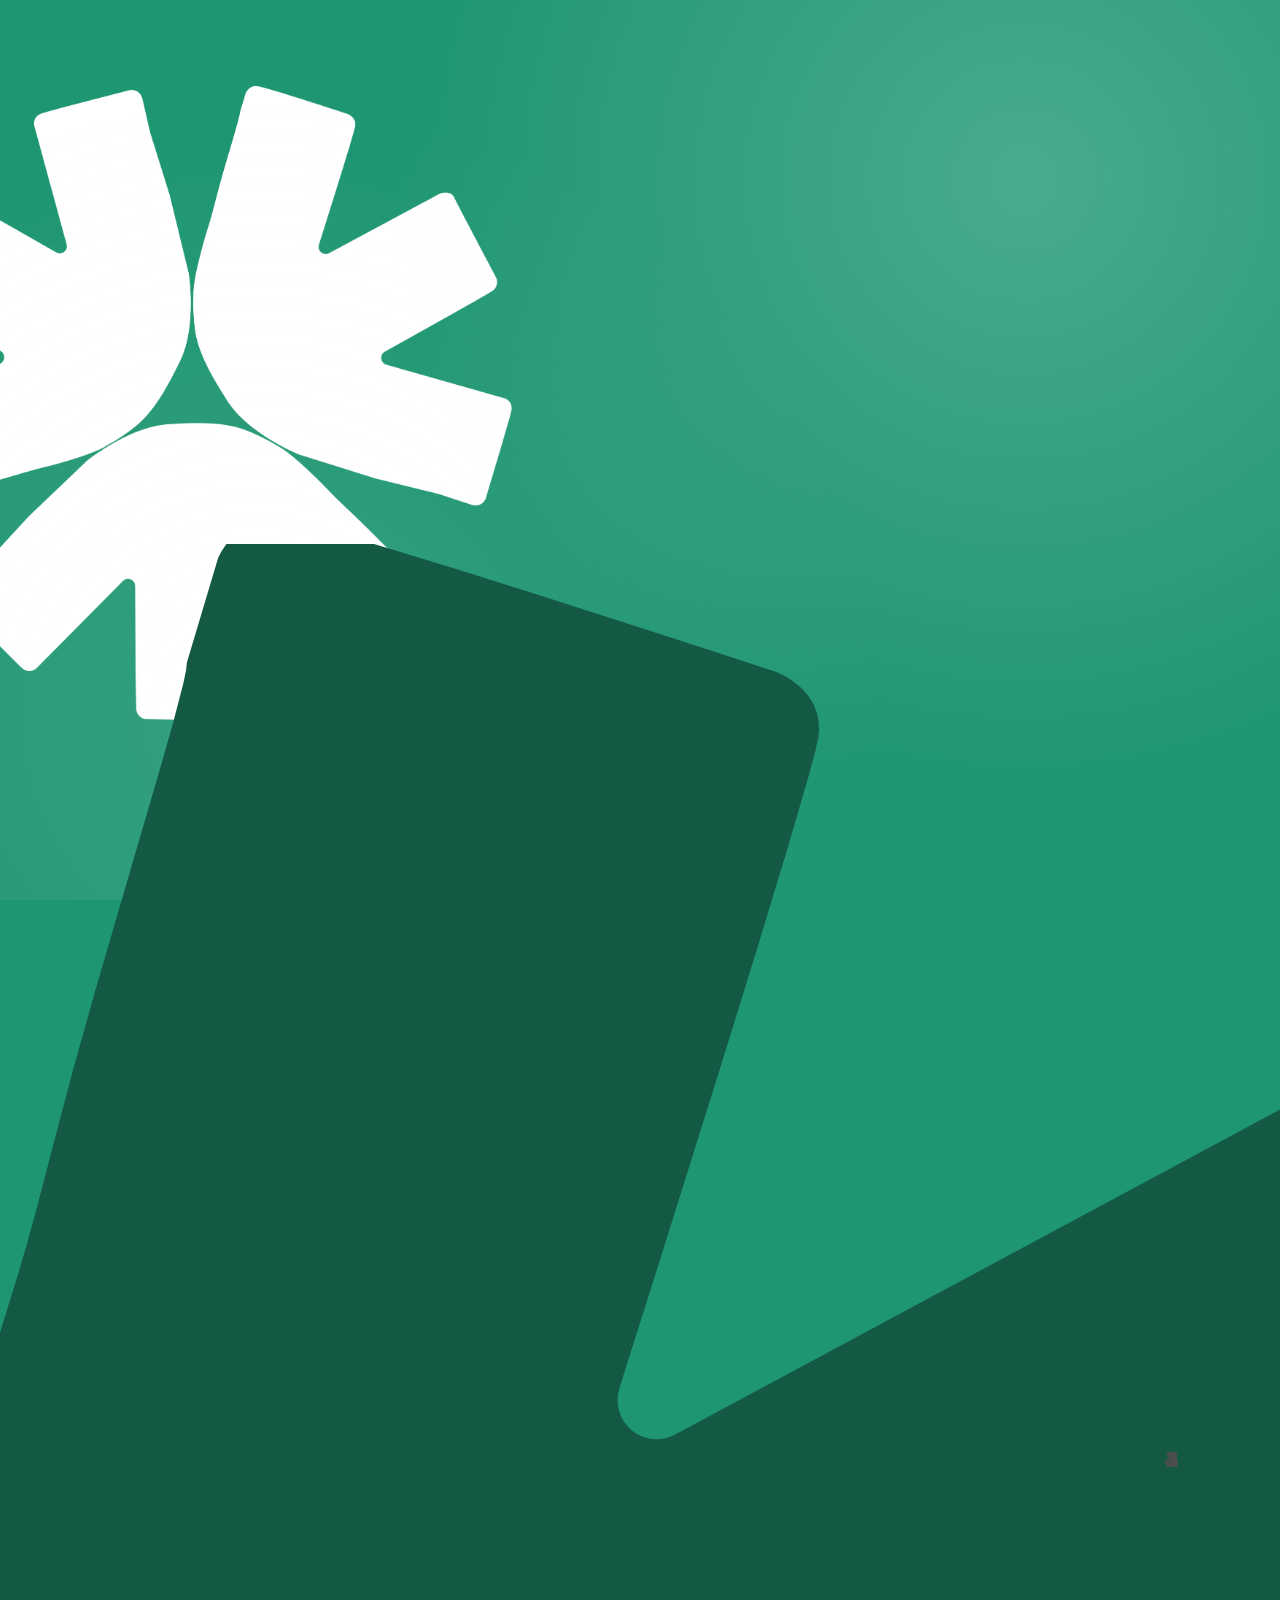
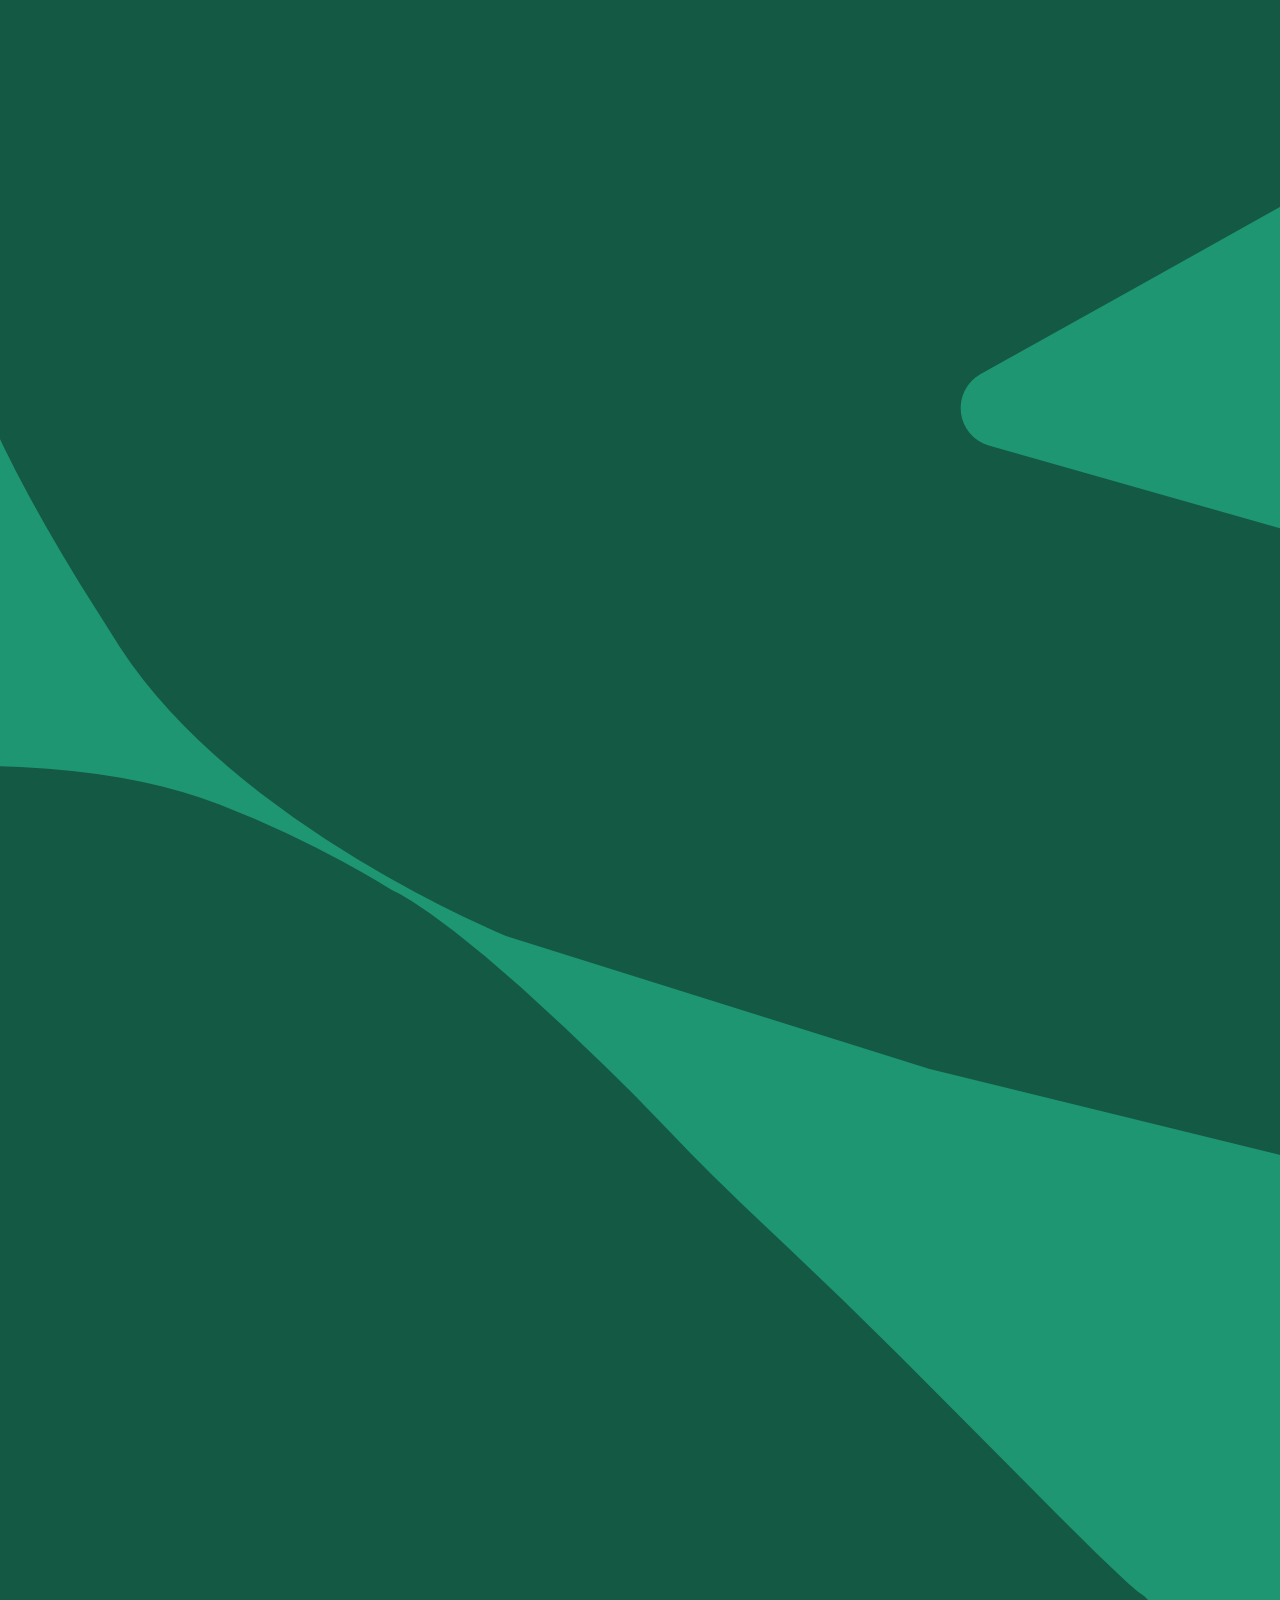
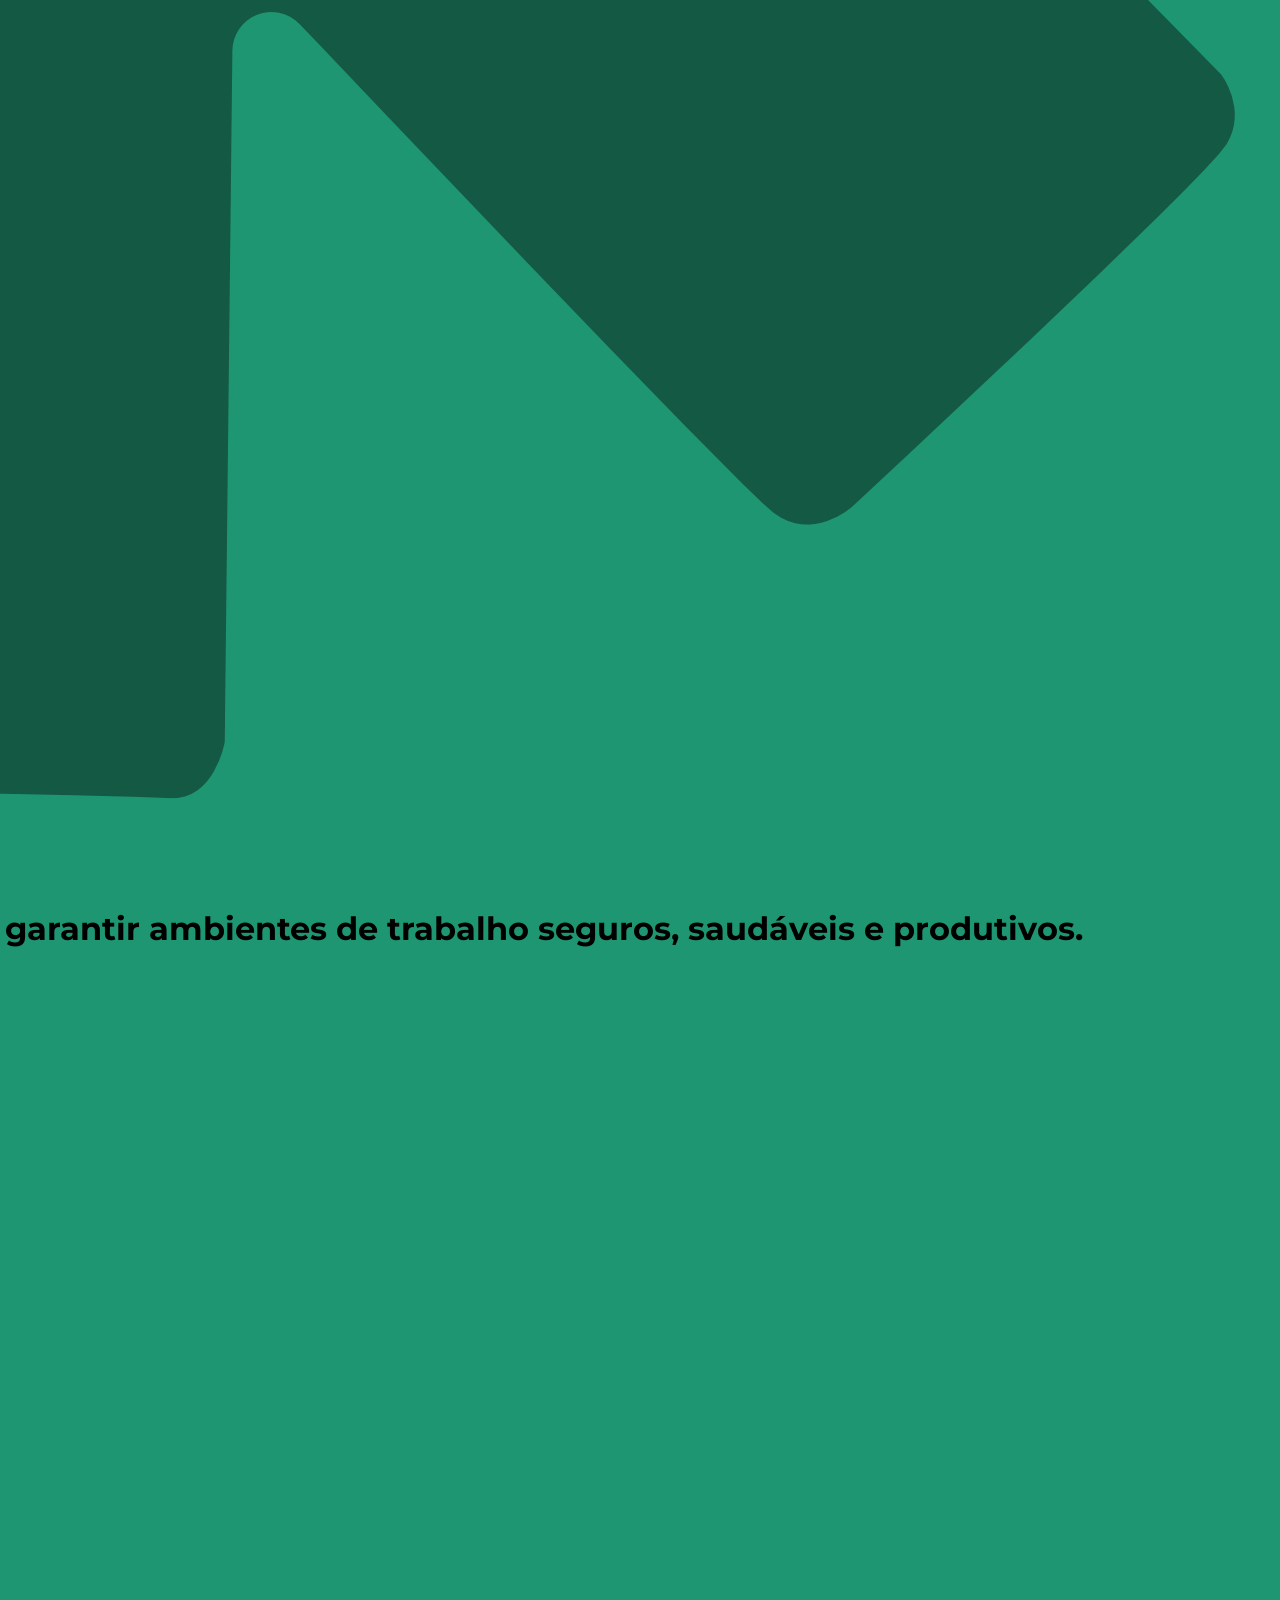
<file: index.html>
<!DOCTYPE html>
<html lang="en">

<head>
    <meta charset="UTF-8">
    <meta name="viewport" content="width=device-width, initial-scale=1.0">
    <title>YouWell</title>
    <link rel="stylesheet" href="style.css">
    <link href="https://fonts.googleapis.com/css2?family=Montserrat:wght@600&display=swap" rel="stylesheet">
    <link rel="stylesheet" href="https://cdn.jsdelivr.net/npm/bootstrap-icons@1.13.1/font/bootstrap-icons.min.css">
    <link href="https://fonts.googleapis.com/css2?family=Pixelify+Sans:wght@400..700&display=swap" rel="stylesheet">
    <link href="img/Sem título.png" rel="icon">
</head>

<body>
    <div id="loader">
        <img src="img/Sem título2.png" alt="Loading" class="spinner-img">
    </div>

    <header id="header">
        <img src="img/Sem título.png" class="logoheader">
        <p>
            <span class="empresa3">You</span><span class="empresa4">Well</span>
        </p>
        <div class="botoes">
        <h1 class="buttonenterheader">entrar</h1>

        <a href="#funcao" class="buttonenterheader">funções</a>
        <a href="#passo" class="buttonenterheader">como<br> funciona</a>

        </div>
    </header>
    <div class="fundo">

        <img src="img/Sem título.png" class="logo">

        <div class="textocentro2">
            <span class="empresa">You</span><span class="empresa2">Well</span>
        </div><br>

        <h1 class="frase">Saúde e bem estar Corporativo.</h1><br>
        <h1 class="frase2">Sistema completo de monitoramento ocupacional que integra IoT, análise de dados e gestão inteligente para garantir ambientes de trabalho seguros, saudáveis e produtivos.</h1>
        <p style="text-align: center;">
            <span class="buttonenter">Entrar</span> <a href="#mais"><span class="buttonenter">Saiba mais</span></a>
        </p>
        <div class="containerj">
            <div class="janelinha2">
                <div class="janelinha">
                    <span class="detalhes ">24/7</span><br>
                    <span class="outro">Monitoramento 24 horas</span>
                </div>
            </div>

            <div class="janelinha2">
                <div class="janelinha">
                    <span class="detalhes">4</span><br>
                    <span class="outro">Métricas monitoradas</span>
                </div>
            </div>

            <div class="janelinha2">
                <div class="janelinha">
                    <span class="detalhes">4s</span><br>
                    <span class="outro">tempo de resposta</span>
                </div>
            </div>
        </div>

    </div>

    <h1 class="more" id="mais">Oque fazemos?</h1>
    <h1 class="titulo">Monitoramento Inteligente</h1>
    <h1 class="frases">O YouWell integra tecnologia IoT e análise de dados em tempo real para criar ambientes de trabalho mais seguros, saudáveis e produtivos. Nossa plataforma monitora continuamente as condições ambientais e a presença de funcionários.</h1>

    <br><br>

    <div class="searruma">
        <div class="container botao-animado" >
            <i class="bi bi-activity" id="perf"></i>
            <span class="nome" id="funcao">Monitoramento em tempo real</span>
            <h4 class="desc">Acompanhe temperatura, umidade, ruído e qualidade do ar em tempo real.</h4>
            </a>
        </div>
        <div class="container botao-animado">
            <i class="bi bi-shield-check" id="perf"></i>
            <span class="nome">Segurança <br>Ocupacional</span>
            <h4 class="desc">Garanta ambientes de trabalho seguros e saudáveis para seus colaboradores.</h4>
            </a>
        </div>
        <div class="container botao-animado">
            <i class="bi bi-graph-up-arrow" id="perf"></i>
            <span class="nome">Análises <br>e Relatórios</span>
            <h4 class="desc">Gere relatórios detalhados e tome decisões baseadas em dados concretos.</h4>
            </a>
        </div>
        <div class="container botao-animado">
            <i class="bi bi-people-fill" id="perf"></i>
            <span class="nome">Gestão de <br> Equipes</span>
            <h4 class="desc">Monitore a presença em setores e bem-estar de todos os funcionários por setor.</h4>
            </a>
        </div>

    </div>

    <div class="containernovo">
        <h1 class="more">4 funcionalidades</h1>
        <h1 class="frases">Processo simples e automatizado que garante monitoramento contínuo e respostas rápidas a qualquer situação.</h1>

        <br><br>

        <div class="searruma">
            <div class="container2 botao-animado">
                <i class="bi bi-thermometer" id="perf2"></i>
                <span class="nome2">Temperatura</span>
                <h4 class="desc2">Controle térmico constante</h4>
                </a>
            </div>
            <div class="container2 botao-animado">
                <i class="bi bi-droplet" id="perf2"></i>
                <span class="nome2">Umidade</span>
                <h4 class="desc2">Conforto ambiente</h4>
                </a>
            </div>
            <div class="container2 botao-animado">
                <i class="bi bi-volume-up" id="perf2"></i>
                <span class="nome2">Ruído</span>
                <h4 class="desc2">Níveis Acústicos</h4>
                </a>
            </div>
            <div class="container2 botao-animado">
                <i class="bi bi-wind" id="perf2"></i>
                <span class="nome2">Qualidade do ar</span>
                <h4 class="desc2">Ar monitorado</h4>
                </a>
            </div>

        </div>
    </div>
    <h1 class="more">como funciona</h1>
    <div class="textocentro">
        <span class="numero">4</span><span class="titulo" id="passo">Passos para um ambiente seguro</span>
    </div>
    <div class="searruma">
        <div class="container3">
            <i class="bi bi-geo-alt" id="perf3"></i>
            <h1 class="icone">1</h1>
            <span class="nome3">Instalação <br>de sensores</span>
            <h4 class="desc3">Instalação estratégico dos sensores em cada setor de sua empresa</h4>
            </a>
        </div>
        <div class="container3">
            <h1 class="icone">2</h1>
            <i class="bi bi-eye" id="perf3"></i>
            <span class="nome3">Monitoramento contínuo</span>
            <h4 class="desc3">Sistema ativo para o monitoramento contínuo dos setores</h4>
            </a>
        </div>
        <div class="container3">

            <h1 class="icone">3</h1>
            <i class="bi bi-bell" id="perf3"></i>
            <span class="nome3">Alertas <br> inteligentes</span>
            <h4 class="desc3">Notificações de alertas de setores em cada funcionalidade</h4>
            </a>
        </div>
        <div class="container3">
            <h1 class="icone">4</h1>
            <i class="bi bi-file-earmark-arrow-down" id="perf3"></i>
            <span class="nome3">Relátorios para download</span>
            <h4 class="desc3">Análise completo de ações e relátorios semanais com arquivos para download</h4>
            </a>
        </div>
    </div>
    <div class="containernovo">
        <h1 class="more2">Benefícios</h1>
        <h1 class="titulo">Por Que escolher YouWell?</h1>
        <h1 class="frases">Investir em saúde ocupacional não é apenas cumprir leis, é cuidar das pessoas e impulsionar
            resultados.</h1>
        <div class="searruma">
            <div class="container4">
                <i class="bi bi-bookmark-check" id="perf4"></i>
                <div class="info4">
                    <div class="nome4">Conformidade Legal</div>
                    <div class="desc4">Atenda todas as normas regulamentadoras (NR-15, NR-17) e evite multas
                        trabalhistas.</div>
                </div>
            </div>
            <div class="container4">
                <i class="bi bi-lightning-charge" id="perf4"></i>
                <div class="info4">
                    <div class="nome4">Produtividade Aumentada</div>
                    <div class="desc4">Ambientes adequados resultam em funcionários mais saudáveis e produtivos.</div>
                </div>
            </div>
        </div>
        <div class="searruma">
            <div class="container4">
                <i class="bi bi-clipboard-data" id="perf4"></i>
                <div class="info4">
                    <div class="nome4">Decisões Baseadas em Dados</div>
                    <div class="desc4">Utilize métricas reais para planejar melhorias e investimentos.</div>
                </div>
            </div>
            <div class="container4">
                <i class="bi bi-person-check" id="perf4"></i>
                <div class="info4">
                    <div class="nome4">Bem-estar dos Colaboradores</div>
                    <div class="desc4">Demonstre cuidado real com a saúde e segurança da sua equipe.</div>
                </div>
            </div>
        </div>
        <div class="divisor">

        </div>

        <div class="fundo2">
            <h2 class="motivador">Pronto para transformar sua empresa?</h2>
            <h2 class="motivador2">Junte-se a empresas que já confiam na YouWell para garantir a segurança de seus
                colaboradores.</h2>
            <div class="centralizador">
                <h1 class="buttonenter botao-animado">entrar</h1>
                <h1 class="texto2 botao-animado"><i class="bi bi-alarm"></i> implementação em até 48 horas</h1>
            </div>
        </div>
        <footer>
            <div class="footernome">
                <img src="img/Sem título2.png" class="imagemfoot">
                <span class="footere">You</span><span class="footere2">Well</span>
            </div>
            <h1 class="detalhess">Saúde e bem estar corporativo.</h1>
            <div class="footerdiv"></div>
            <div class="footerbot">©YouWell - Todos os Direitos Reservados. 2026</div>
            <h1 class="proje">conheça a empresa por trás deste projeto ;)</h1>
            <a href="https://databee.netlify.app" target="_blank">
                <div class="footerbot1"><img src="img/android-chrome-512x512.png" class="imgfoot"><span
                        class="criador">DBEE</span></div>
            </a>

        </footer>
        <script src="javascript.js"></script>
</body>

</html>
</file>
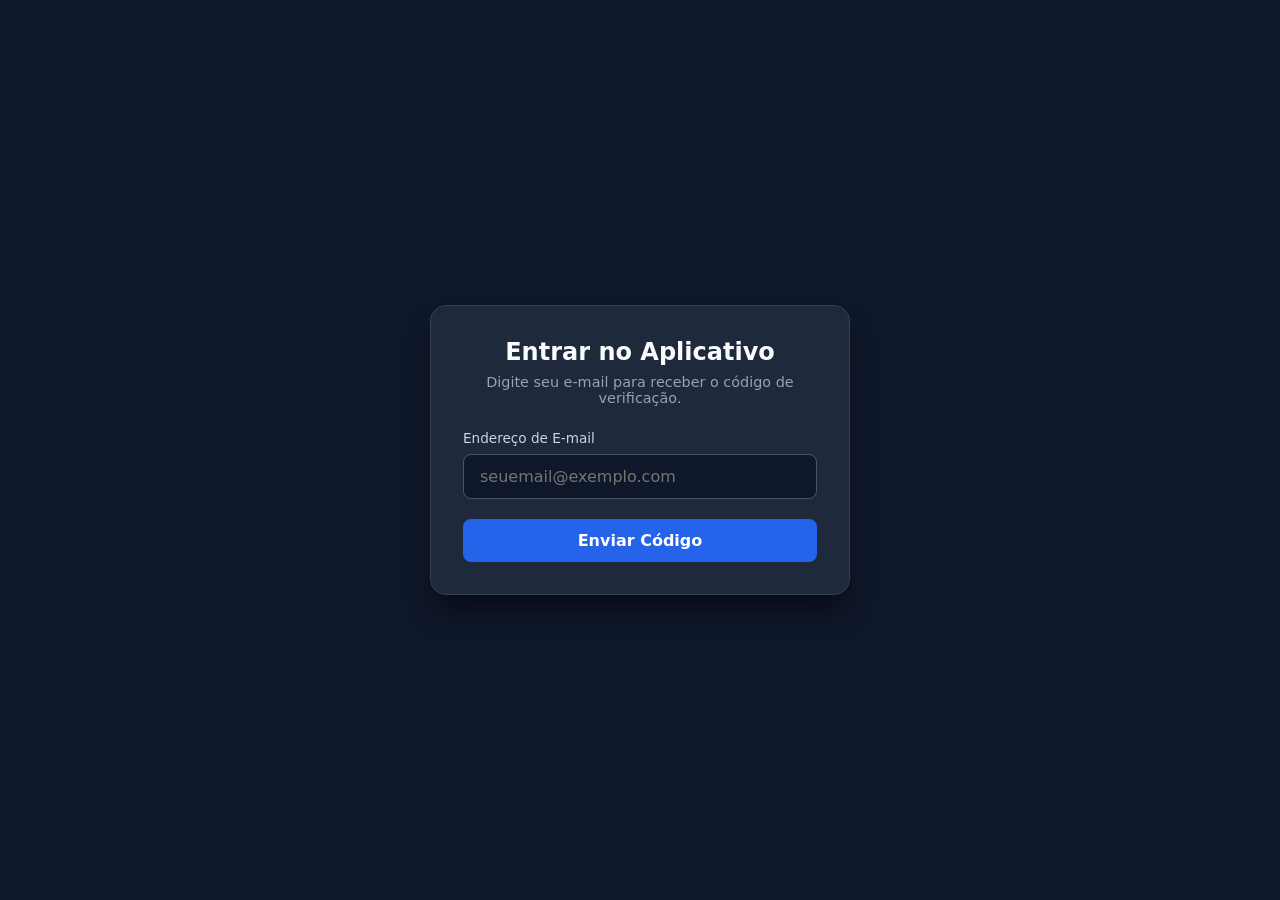
<file: CODE_ACTIVATION_SYSTEM/index.html>
<!DOCTYPE html>
<html lang="pt-BR">
<head>
  <meta charset="UTF-8">
  <meta name="viewport" content="width=device-width, initial-scale=1.0">
  <title>Acesso por Código de E-mail</title>
  <style>
    * { box-sizing: border-box; margin: 0; padding: 0; font-family: 'Segoe UI', system-ui, -apple-system, sans-serif; }
    body { background: #0f172a; color: #f8fafc; display: flex; justify-content: center; align-items: center; min-height: 100vh; padding: 20px; }
    .card { background: #1e293b; border: 1px solid #334155; border-radius: 16px; padding: 32px; width: 100%; max-width: 420px; box-shadow: 0 20px 25px -5px rgba(0, 0, 0, 0.5); }
    h2 { font-size: 1.5rem; margin-bottom: 8px; font-weight: 600; text-align: center; }
    p.subtitle { color: #94a3b8; font-size: 0.9rem; margin-bottom: 24px; text-align: center; }
    
    .form-group { margin-bottom: 20px; }
    label { display: block; font-size: 0.85rem; color: #cbd5e1; margin-bottom: 8px; font-weight: 500; }
    input[type="email"] { width: 100%; padding: 12px 16px; background: #0f172a; border: 1px solid #475569; border-radius: 8px; color: #fff; font-size: 1rem; outline: none; transition: border 0.2s; }
    input[type="email"]:focus { border-color: #3b82f6; }

    /* Inputs de 6 dígitos */
    .otp-container { display: flex; gap: 8px; justify-content: center; margin-bottom: 24px; }
    .otp-input { width: 48px; height: 56px; text-align: center; font-size: 1.5rem; font-weight: bold; background: #0f172a; border: 1px solid #475569; border-radius: 8px; color: #60a5fa; outline: none; }
    .otp-input:focus { border-color: #3b82f6; box-shadow: 0 0 0 2px rgba(59, 130, 246, 0.3); }

    .btn { width: 100%; padding: 12px; background: #2563eb; color: #fff; border: none; border-radius: 8px; font-size: 1rem; font-weight: 600; cursor: pointer; transition: background 0.2s; }
    .btn:hover { background: #1d4ed8; }
    .btn:disabled { background: #475569; cursor: not-allowed; }

    .alert { padding: 12px; border-radius: 8px; font-size: 0.85rem; margin-bottom: 16px; text-align: center; display: none; }
    .alert-error { background: #450a0a; color: #fca5a5; border: 1px solid #7f1d1d; }
    .alert-success { background: #052e16; color: #86efac; border: 1px solid #14532d; }

    .step { display: none; }
    .step.active { display: block; }

    .user-area { text-align: center; }
    .user-area img { width: 64px; height: 64px; margin-bottom: 16px; }
  </style>
</head>
<body>

  <div class="card">
    <div id="alertBox" class="alert"></div>

    <!-- PASSO 1: DIGITAR E-MAIL -->
    <div id="step1" class="step active">
      <h2>Entrar no Aplicativo</h2>
      <p class="subtitle">Digite seu e-mail para receber o código de verificação.</p>
      
      <div class="form-group">
        <label for="email">Endereço de E-mail</label>
        <input type="email" id="email" placeholder="seuemail@exemplo.com" required>
      </div>
      
      <button class="btn" id="btnSend" onclick="solicitarCodigo()">Enviar Código</button>
    </div>

    <!-- PASSO 2: DIGITAR CÓDIGO (6 DÍGITOS) -->
    <div id="step2" class="step">
      <h2>Verifique seu E-mail</h2>
      <p class="subtitle" id="step2Subtitle">Enviamos um código de 6 dígitos para o seu e-mail.</p>

      <div class="otp-container">
        <input type="text" class="otp-input" maxlength="1" oninput="moveNext(this, 0)">
        <input type="text" class="otp-input" maxlength="1" oninput="moveNext(this, 1)">
        <input type="text" class="otp-input" maxlength="1" oninput="moveNext(this, 2)">
        <input type="text" class="otp-input" maxlength="1" oninput="moveNext(this, 3)">
        <input type="text" class="otp-input" maxlength="1" oninput="moveNext(this, 4)">
        <input type="text" class="otp-input" maxlength="1" oninput="moveNext(this, 5)">
      </div>

      <button class="btn" id="btnVerify" onclick="validarCodigo()">Confirmar e Entrar</button>
      <p style="text-align: center; margin-top: 16px;">
        <a href="#" onclick="voltarPasso1()" style="color: #94a3b8; font-size: 0.8rem; text-decoration: none;">← Alterar e-mail</a>
      </p>
    </div>

    <!-- PASSO 3: ÁREA LOGADA -->
    <div id="step3" class="step user-area">
      <div style="font-size: 3rem; margin-bottom: 8px;">🎉</div>
      <h2>Acesso Autorizado!</h2>
      <p class="subtitle" id="userEmailText">Você está autenticado no sistema.</p>
      <button class="btn" onclick="location.reload()" style="background: #334155;">Sair</button>
    </div>
  </div>

  <script>
    let userEmail = '';

    function showAlert(msg, isError = true) {
      const box = document.getElementById('alertBox');
      box.innerText = msg;
      box.className = `alert ${isError ? 'alert-error' : 'alert-success'}`;
      box.style.display = 'block';
    }

    function clearAlert() {
      document.getElementById('alertBox').style.display = 'none';
    }

    // Navegação entre os caixas de 6 dígitos
    function moveNext(input, index) {
      const inputs = document.querySelectorAll('.otp-input');
      input.value = input.value.replace(/[^0-9]/g, '');
      if (input.value && index < 5) {
        inputs[index + 1].focus();
      }
    }

    async function solicitarCodigo() {
      userEmail = document.getElementById('email').value.trim();
      if (!userEmail) return showAlert('Informe um e-mail válido.');

      clearAlert();
      const btn = document.getElementById('btnSend');
      btn.disabled = true;
      btn.innerText = 'Enviando e-mail...';

      try {
        const response = await fetch('gerar_otp.php', {
          method: 'POST',
          headers: { 'Content-Type': 'application/json' },
          body: JSON.stringify({ email: userEmail })
        });
        const data = await response.json();

        if (response.ok) {
          document.getElementById('step1').classList.remove('active');
          document.getElementById('step2').classList.add('active');
          document.getElementById('step2Subtitle').innerText = `Código enviado para ${userEmail}`;
        } else {
          showAlert(data.error || 'Erro ao enviar código.');
        }
      } catch (e) {
        showAlert('Erro de conexão com o servidor PHP.');
      } finally {
        btn.disabled = false;
        btn.innerText = 'Enviar Código';
      }
    }

    async function validarCodigo() {
      const inputs = document.querySelectorAll('.otp-input');
      let codigo = '';
      inputs.forEach(i => codigo += i.value);

      if (codigo.length < 6) return showAlert('Digite os 6 dígitos do código.');

      clearAlert();
      const btn = document.getElementById('btnVerify');
      btn.disabled = true;
      btn.innerText = 'Validando...';

      try {
        const response = await fetch('validar_otp.php', {
          method: 'POST',
          headers: { 'Content-Type': 'application/json' },
          body: JSON.stringify({ email: userEmail, codigo: codigo })
        });
        const data = await response.json();

        if (response.ok && data.success) {
          document.getElementById('step2').classList.remove('active');
          document.getElementById('step3').classList.add('active');
          document.getElementById('userEmailText').innerText = `Logado como: ${userEmail}`;
        } else {
          showAlert(data.error || 'Código incorreto.');
        }
      } catch (e) {
        showAlert('Erro de conexão ao validar.');
      } finally {
        btn.disabled = false;
        btn.innerText = 'Confirmar e Entrar';
      }
    }

    function voltarPasso1() {
      clearAlert();
      document.getElementById('step2').classList.remove('active');
      document.getElementById('step1').classList.add('active');
    }
  </script>
</body>
</html>
</file>
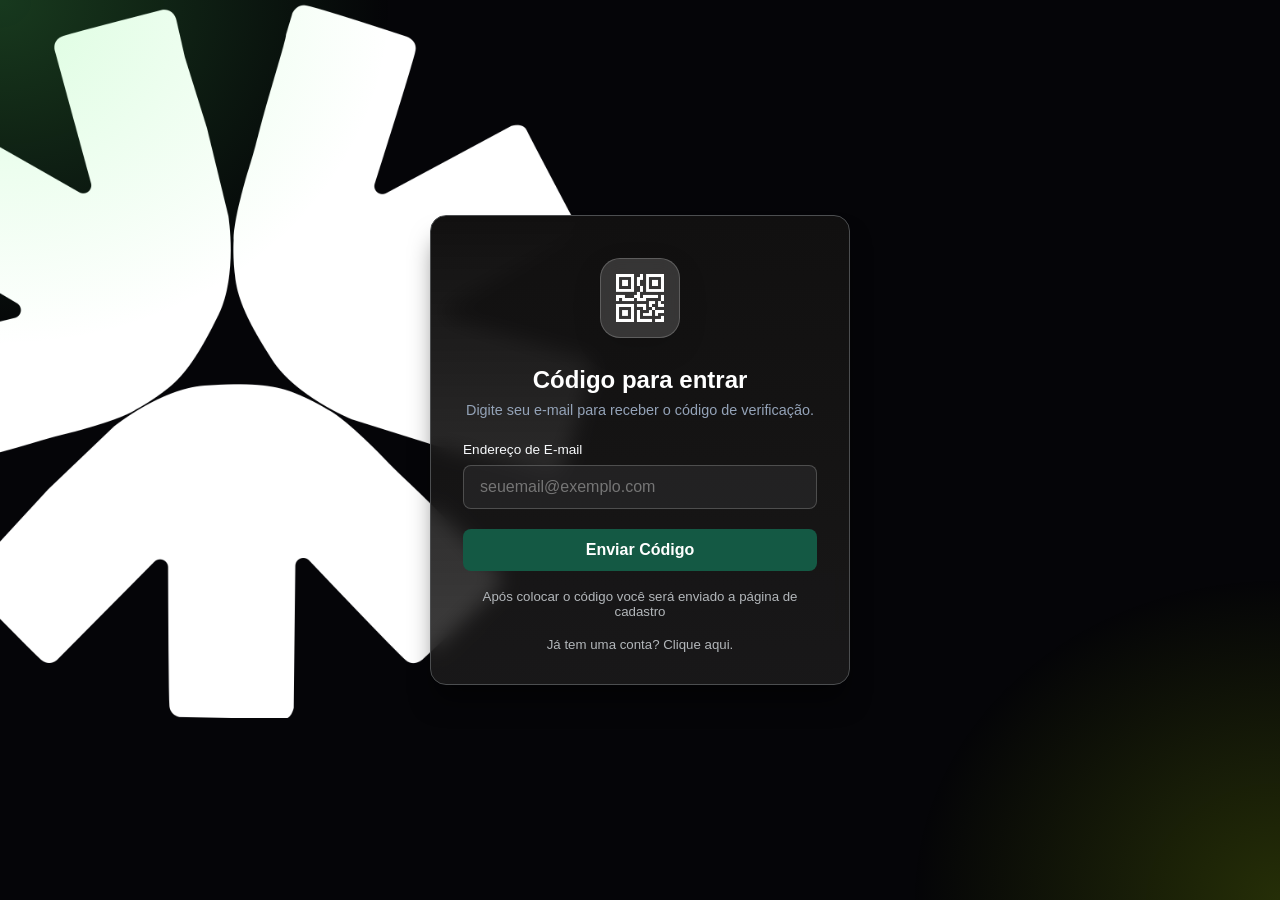
<file: views/ativacao/index.html>
<!DOCTYPE html>
<html lang="pt-BR">

<head>
  <meta charset="UTF-8">
  <meta name="viewport" content="width=device-width, initial-scale=1.0">
  <title>YouWell - código de ativação</title>
  <base id="app-base">
  <script>
    (() => {
      const currentPath = window.location.pathname;
      const codigoRoute = currentPath.match(/^(.*\/)codigo\/?$/);
      const ativacaoIndex = currentPath.match(/^(.*\/)views\/ativacao(?:\/index\.html)?\/?$/);
      const appRoot = ativacaoIndex
        ? ativacaoIndex[1]
        : codigoRoute
          ? codigoRoute[1]
          : '/You-Well/';
      document.getElementById('app-base').href = `${appRoot}views/ativacao/`;
    })();
  </script>
  <link rel="stylesheet" href="style.css">
  <link rel="stylesheet" href="https://cdn.jsdelivr.net/npm/bootstrap-icons@1.13.1/font/bootstrap-icons.min.css">
  <link href="../inicio/img/sem-titulo2.png" rel="icon">
</head>

<body>

  <div id="loader-overlay" class="loader-overlay">
    <div class="strip strip-1"></div>
    <div class="strip strip-2"></div>
    <div class="strip strip-3"></div>
    <div class="strip strip-4"></div>
    <div class="loader-content">
      <div class="loader-emblem" aria-hidden="true">
        <span class="loader-ring"></span>
        <img class="loader-logo" src="../../public/assets/img/sem-titulo2.png" alt="">
      </div>
      <span>Carregando experiência</span>
    </div>
  </div>

  <div class="animated-background" aria-hidden="true"></div>

  <div class="card">
    <div id="alertBox" class="alert"></div>

    <!-- PASSO 1: DIGITAR E-MAIL -->
    <div id="step1" class="step active">
      <i class="bi bi-qr-code iconF"></i>
      <h2>Código para entrar</h2>
      <p class="subtitle">Digite seu e-mail para receber o código de verificação.</p>

      <div class="form-group">
        <label for="email">Endereço de E-mail</label>
        <input type="email" id="email" placeholder="seuemail@exemplo.com" required>
      </div>

      <button class="btn" id="btnSend" onclick="solicitarCodigo()">Enviar Código</button>
    </div>

    <h5>Após colocar o código você será enviado a página de cadastro</h5>
    <a href="../../controllers/entrar.php">
      <h5>Já tem uma conta? Clique aqui.</h5>
    </a>

    <!-- PASSO 2: DIGITAR CÓDIGO (6 DÍGITOS) -->
    <div id="step2" class="step">
      <h2>Verifique seu E-mail</h2>
      <p class="subtitle" id="step2Subtitle">Enviamos um código de 6 dígitos para o seu e-mail.</p>

      <div class="otp-container">
        <input type="text" class="otp-input" maxlength="1" oninput="moveNext(this, 0)">
        <input type="text" class="otp-input" maxlength="1" oninput="moveNext(this, 1)">
        <input type="text" class="otp-input" maxlength="1" oninput="moveNext(this, 2)">
        <input type="text" class="otp-input" maxlength="1" oninput="moveNext(this, 3)">
        <input type="text" class="otp-input" maxlength="1" oninput="moveNext(this, 4)">
        <input type="text" class="otp-input" maxlength="1" oninput="moveNext(this, 5)">
      </div>

      <button class="btn" id="btnVerify" onclick="validarCodigo()">Confirmar e Entrar</button>
      <p style="text-align: center; margin-top: 16px;">
        <a href="#" onclick="voltarPasso1()" style="color: #424954; font-size: 0.8rem; text-decoration: none;">← Alterar
          e-mail</a>
      </p>
    </div>

  </div>

  <script src="script.js?v=202611051136"></script>

</body>

</html>
</file>
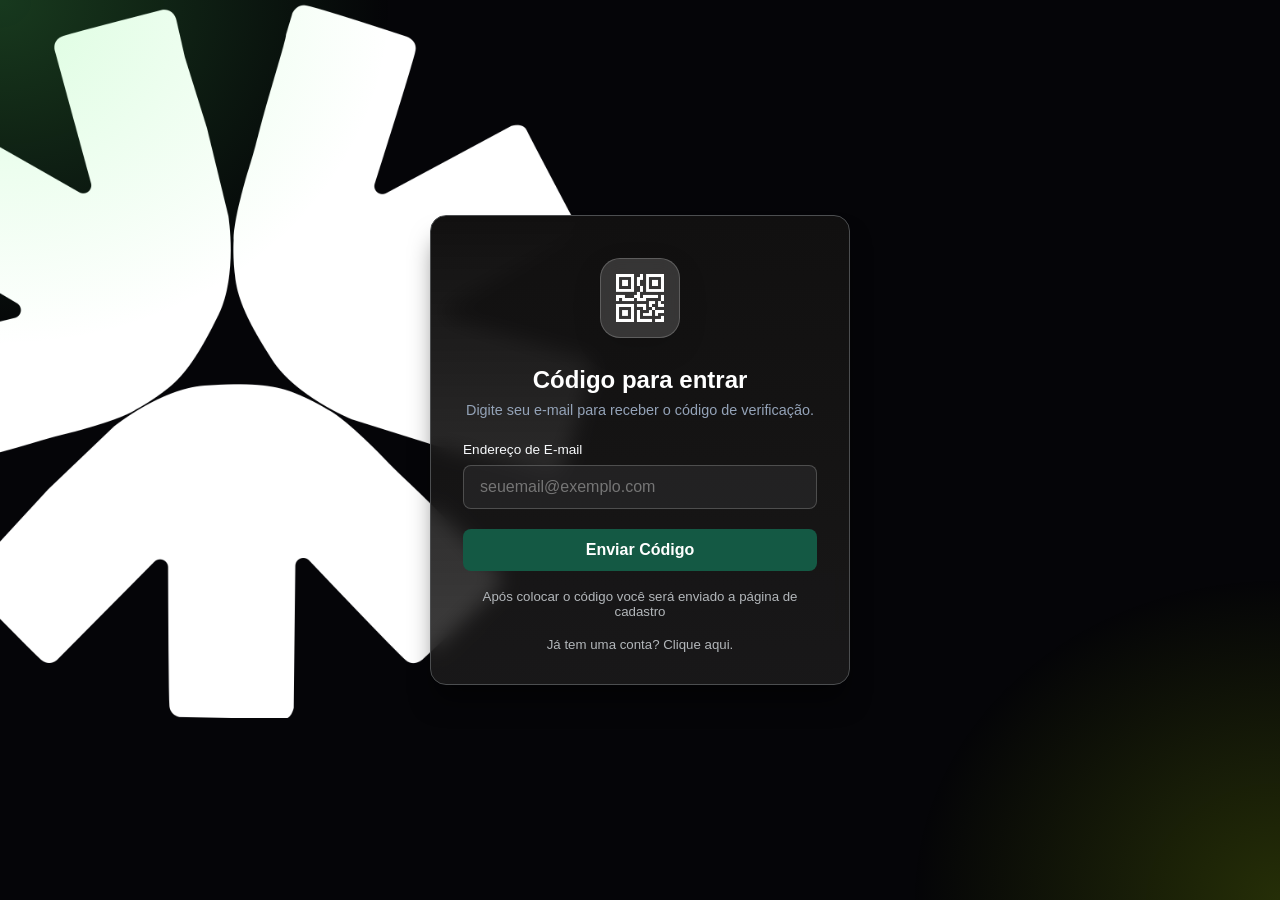
<file: views/YouWell - Ativação/index.html>
<!DOCTYPE html>
<html lang="pt-BR">

<head>
  <meta charset="UTF-8">
  <meta name="viewport" content="width=device-width, initial-scale=1.0">
  <title>YouWell - código de ativação</title>
  <link rel="stylesheet" href="style.css">
  <link rel="stylesheet" href="https://cdn.jsdelivr.net/npm/bootstrap-icons@1.13.1/font/bootstrap-icons.min.css">
</head>

<body>

  <div id="loader-overlay" class="loader-overlay">
    <div class="strip strip-1"></div>
    <div class="strip strip-2"></div>
    <div class="strip strip-3"></div>
    <div class="strip strip-4"></div>
    <div class="loader-content">
      <div class="loader-emblem" aria-hidden="true">
        <span class="loader-ring"></span>
        <img class="loader-logo" src="../../public/assets/img/Sem%20t%C3%ADtulo2.png" alt="">
      </div>
      <span>Carregando experiência</span>
    </div>
  </div>

  <div class="animated-background" aria-hidden="true"></div>

  <div class="card">
    <div id="alertBox" class="alert"></div>

    <!-- PASSO 1: DIGITAR E-MAIL -->
    <div id="step1" class="step active">
      <i class="bi bi-qr-code iconF"></i>
      <h2>Código para entrar</h2>
      <p class="subtitle">Digite seu e-mail para receber o código de verificação.</p>

      <div class="form-group">
        <label for="email">Endereço de E-mail</label>
        <input type="email" id="email" placeholder="seuemail@exemplo.com" required>
      </div>

      <button class="btn" id="btnSend" onclick="solicitarCodigo()">Enviar Código</button>
    </div>

    <h5>Após colocar o código você será enviado a página de cadastro</h5>
    <a href="http://localhost/You-Well/controllers/entrar.php">
      <h5>Já tem uma conta? Clique aqui.</h5>
    </a>

    <!-- PASSO 2: DIGITAR CÓDIGO (6 DÍGITOS) -->
    <div id="step2" class="step">
      <h2>Verifique seu E-mail</h2>
      <p class="subtitle" id="step2Subtitle">Enviamos um código de 6 dígitos para o seu e-mail.</p>

      <div class="otp-container">
        <input type="text" class="otp-input" maxlength="1" oninput="moveNext(this, 0)">
        <input type="text" class="otp-input" maxlength="1" oninput="moveNext(this, 1)">
        <input type="text" class="otp-input" maxlength="1" oninput="moveNext(this, 2)">
        <input type="text" class="otp-input" maxlength="1" oninput="moveNext(this, 3)">
        <input type="text" class="otp-input" maxlength="1" oninput="moveNext(this, 4)">
        <input type="text" class="otp-input" maxlength="1" oninput="moveNext(this, 5)">
      </div>

      <button class="btn" id="btnVerify" onclick="validarCodigo()">Confirmar e Entrar</button>
      <p style="text-align: center; margin-top: 16px;">
        <a href="#" onclick="voltarPasso1()" style="color: #424954; font-size: 0.8rem; text-decoration: none;">← Alterar
          e-mail</a>
      </p>
    </div>

  </div>

  <script src="script.js"></script>

</body>

</html>
</file>
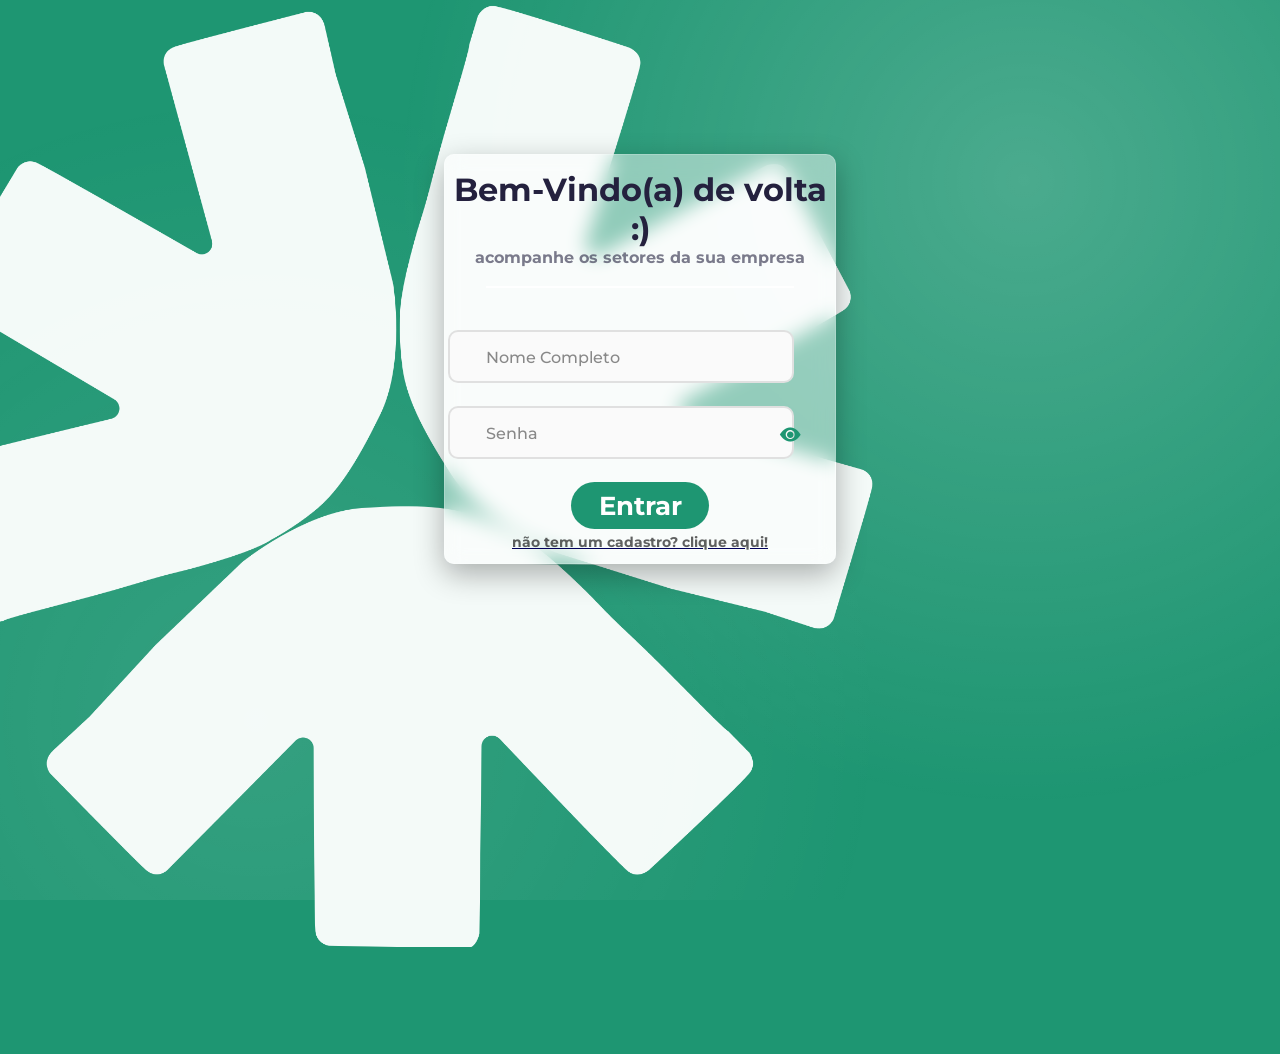
<file: entrar/entrar.html>
<!DOCTYPE html>
<html lang="en">

<head>
    <meta charset="UTF-8">
    <meta name="viewport" content="width=device-width, initial-scale=1.0">
    <title>YouWell - Entrar</title>
    <link rel="stylesheet" href="https://cdn.jsdelivr.net/npm/bootstrap-icons@1.13.1/font/bootstrap-icons.min.css">
    <link href="https://fonts.googleapis.com/css2?family=Montserrat:wght@600&display=swap" rel="stylesheet">
    <link href="style.css" rel="stylesheet">
    <link href="img/Sem título.png" rel="icon">
</head>

<body>
    <div class="page-bg" id="pageBg"></div>

    <div class="bloco">
        <h1 class="title">Bem-Vindo(a) de volta :)</h1>
        <h1 class="title2">acompanhe os setores da sua empresa</h1>
        <div class="footerdiv"></div>

        <div class="input-floating">
            <input id="nome" type="text" required><i class="bi bi-exclamation-circle" id="icone3"></i><i
                class="bi bi-check-circle" id="icone4"></i>
            <label for="nome">Nome Completo</label>
        </div>

        <div class="input-floating-senha">
            <input id="senha" type="password" required><i class="bi bi-eye-fill icone" id="botaoSenha"></i>
            <label for="senha">Senha</label>
        </div>

        <h1 class="botao" id="cadastrar">Entrar</h1>

        <a href="../Login/login.html" id="goToLogin">
            <h1 class="outro">não tem um cadastro? clique aqui!</h1>
        </a>
    </div>

    <script src="script.js"></script>
</body>

</html>
</file>
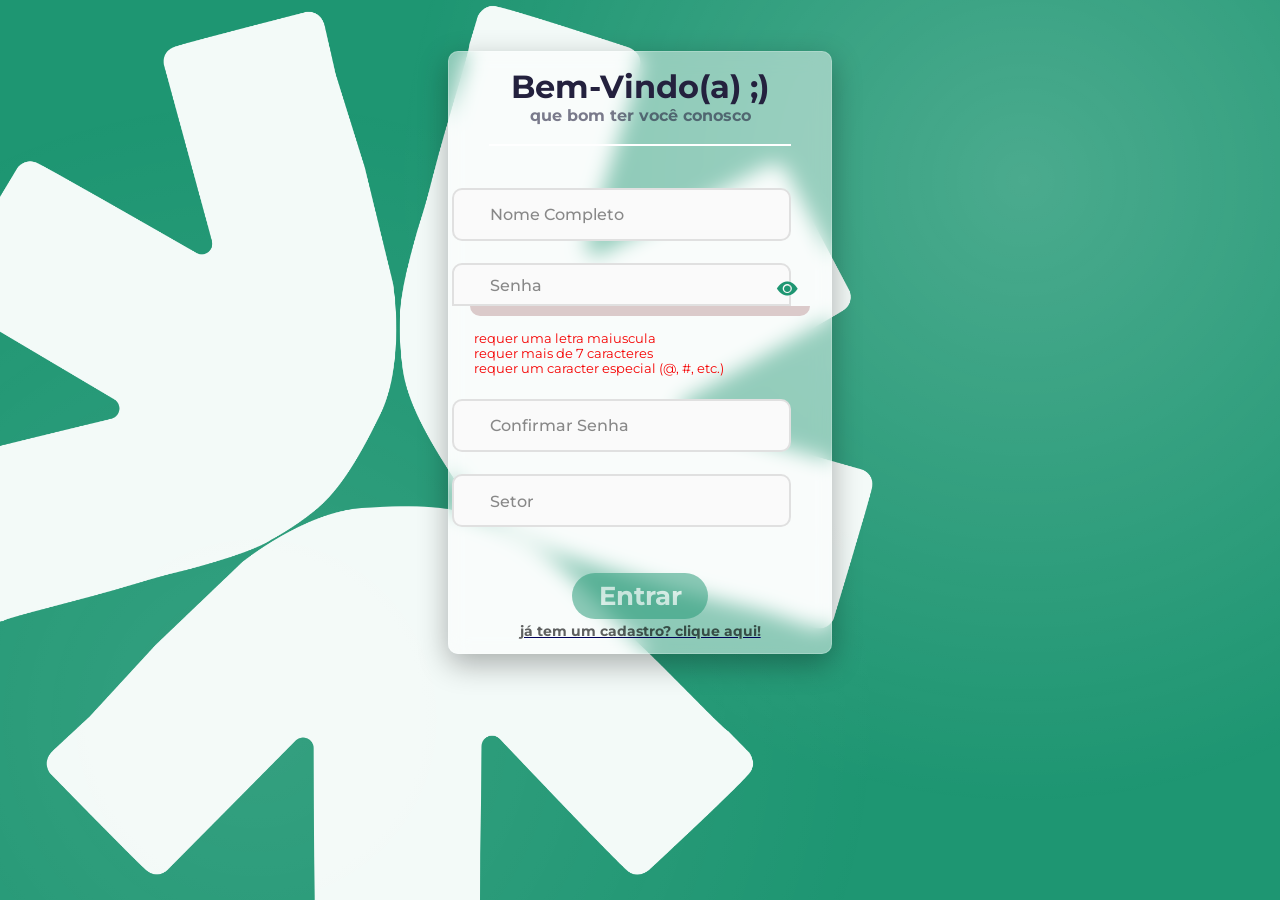
<file: Login/login.html>
<!DOCTYPE html>
<html lang="en">

<head>
    <meta charset="UTF-8">
    <meta name="viewport" content="width=device-width, initial-scale=1.0">
    <title>YouWell - Login</title>
    <link rel="stylesheet" href="https://cdn.jsdelivr.net/npm/bootstrap-icons@1.13.1/font/bootstrap-icons.min.css">
    <link href="https://fonts.googleapis.com/css2?family=Montserrat:wght@600&display=swap" rel="stylesheet">
    <link href="style.css" rel="stylesheet">
    <link href="img/Sem título.png" rel="icon">
</head>

<body>
    <div class="page-bg" id="pageBg"></div>

    <div class="bloco">
        <h1 class="title">Bem-Vindo(a) ;)</h1>
        <h1 class="title2">que bom ter você conosco</h1>
        <div class="footerdiv"></div>

        <div class="input-floating">
            <input id="nome" type="text" required><i class="bi bi-exclamation-circle" id="icone3"></i><i
                class="bi bi-check-circle" id="icone4"></i>
            <label for="nome">Nome Completo</label>
        </div>

        <div class="input-floating-senha">
            <input id=senha type="password" required id="password"><i class="bi bi-eye-fill icone" id="botaoSenha"></i>
            <label for="senha">Senha</label>
        </div>
        <div class="progress-container">
            <div class="progress-bar" id="progress-bar"></div><!--barra de progresso de senha-->
        </div>
        <p id="req-maiuscula">requer uma letra maiuscula</p>
        <p id="req-caracteres">requer mais de 7 caracteres</p>
        <p id="req-especial">requer um caracter especial (@, #, etc.)</p>


        <div class="input-floating">
            <input id="confirmar" type="password" required><i class="bi bi-exclamation-circle" id="icone5"></i><i
                class="bi bi-check-circle" id="icone6"></i>
            <label for="confirmar">Confirmar Senha</label>
        </div>

        <div class="input-floating">
            <input id="setor" type="number" required><i class="bi bi-exclamation-circle" id="icone7"></i><i
                class="bi bi-check-circle" id="icone8"></i>
            <label for="setor">Setor</label>
        </div>

        <h1 class="botao" id="cadastrar">Entrar</h1>
        <a href="https://youwell-entrar.netlify.app/">
            <h1 class="outro">já tem um cadastro? clique aqui!</h1>
        </a>
    </div>
    <script src="script.js"></script>
</body>

</html>
</file>
<file: style.css>
body {
    font-family: 'Montserrat', sans-serif;
    overflow-x: hidden;
    touch-action: pan-y;
    background-color: #1e9672;
    background-image: url('img/Sem\ título2.png');
    /* Imagem de fundo */
    background-position: -20% 2%;
    /* Posiciona no canto esquerdo superior */
    background-repeat: no-repeat;
    /* Não repete */
    background-size: 50%;
    /* Aumenta para 150%, causando corte nas beiradas */
    position: relative;
    animation: colorShift 10s ease infinite;
    min-height: 100vh;
    display: flex;
    align-items: center;
    justify-content: center;
    padding: 40px 0;
    /* garante margem vertical ao rolar */
    box-sizing: border-box;
}

body::before {
    content: '';
    position: fixed;
    top: 0;
    left: 0;
    width: 100%;
    height: 100%;
    background: radial-gradient(circle at 20% 80%,
            rgba(255, 255, 255, 0.1) 0%,
            transparent 50%),
        radial-gradient(circle at 80% 20%,
            rgba(255, 255, 255, 0.2) 0%,
            transparent 50%);
    animation: particles 20s linear infinite;
    z-index: -1;
    pointer-events: none;
}

@keyframes colorShift {
    0% {
        background-color: #1e9672;
    }

    33% {
        background-color: #145944;
    }

    66% {
        background-color: #1c8e6c;
    }

    100% {
        background-color: #1e9672;
    }
}

* {
    padding: 0;
    margin: 0;
    box-sizing: border-box;
}

.bloco {
    display: flex;
    flex-direction: column;
    align-items: stretch;
    width: min(440px, 100%);
    padding: 18px 0 24px;
    border-radius: 20px;
    background: linear-gradient(to top, #ffffff62, #ffff);
    backdrop-filter: blur(10px);
    -webkit-backdrop-filter: blur(10px);
    border: 1px solid rgba(255, 255, 255, 0.2);
    box-shadow: 0 10px 30px rgba(0, 0, 0, 0.31);
}

.iconF {
    background: rgba(255, 255, 255, 0.151);
    backdrop-filter: blur(10px);
    -webkit-backdrop-filter: blur(10px);
    border: 1px solid rgba(255, 255, 255, 0.2);
    box-shadow: 0 10px 30px rgba(0, 0, 0, 0.112);
    display: flex;
    width: 80px;
    height: 80px;
    justify-content: center;
    align-items: center;
    text-align: center;
    font-size: 300%;
    margin: 10px auto 0;
    align-self: center;
    border-radius: 20px;
}

.title {
    color: #24213e;
    padding-top: 4%;
    text-align: center;
}

.title2 {
    font-size: 100%;
    color: #24213e98;
    text-align: center;
}

.footerdiv {
    width: 20%;
    height: 3px;
    border-radius: 100px;
    background-color: #145944;
    margin: 2% auto;
}

/* todos os inputs */
.input-floating {
    position: relative;
    margin-top: 2%;
}

.input-floating input {
    display: block;
    justify-self: center;
    width: 90%;
    height: 53px;
    border: 2px solid #e0e0e0;
    border-radius: 15px;
    padding: 0 50px 0 45px;
    font-size: 16px;
    background: #fafafa83;
    box-sizing: border-box;
    position: relative;
}

.input-floating input:focus {
    outline: none;
    border-color: #1e9672;
}

.iconny {
    position: absolute;
    font-size: 20px;
    top: 15px;
    left: 8%;
    z-index: 99;
    color: #504e4ed2;
}

.input-floating label {
    position: absolute;
    left: 60px;
    top: 50%;
    transform: translateY(-50%);
    font-size: 16px;
    color: #888;
    pointer-events: none;
    transition: all 0.3s cubic-bezier(0.4, 0, 0.2, 1);
    background: #fafafa00;
    padding: 0 8px;
    font-weight: bolder;
    display: flex;
    justify-content: center;
    align-items: center;
}

.input-floating input:focus~label,
.input-floating input:valid~label {
    top: 5px;
    font-size: 12px;
    color: #1e9672;
}

/* icones de verificado e rejeitado */
#icone3 {
    color: #f50000;
    display: none;
    top: 30%;
    position: absolute;
    right: 8%;
}

#icone4 {
    color: #00ffb3;
    display: none;
    top: 30%;
    position: absolute;
    right: 8%;
}


/* input senha */
.input-floating-senha {
    position: relative;
    margin-top: 2%;
}

.input-floating-senha input {
    display: flex;
    justify-self: center;
    width: 90%;
    height: 53px;
    border: 2px solid #e0e0e0;
    border-radius: 15px;
    padding: 0 50px 0 45px;
    font-size: 16px;
    background: #fafafa83;
    box-sizing: border-box;
}

.input-floating-senha input:focus {
    outline: none;
    border-color: #1e9672;
}

.input-floating-senha label {
    position: absolute;
    left: 30px;
    top: 50%;
    transform: translateY(-50%);
    font-size: 16px;
    color: #888;
    pointer-events: none;
    transition: all 0.3s cubic-bezier(0.4, 0, 0.2, 1);
    background: #fafafa00;
    padding: 0 45px;
    font-weight: bolder;
    display: block;
    justify-content: center;
    align-items: center;
}

.input-floating-senha input:focus+i+label,
.input-floating-senha input:valid+i+label {
    top: 5px;
    font-size: 12px;
    color: #1e9672;
    background: rgba(255, 255, 255, 0);
}

/* icone/botao da senha */
.icone {
    color: #504e4ed2;
    font-size: 130%;
    cursor: pointer;
    position: absolute;
    right: 8%;
    top: 30%;
    transition: all 0.5s ease;
}

.icone:hover {
    color: #145944
}

.botao {
    font-size: 140%;
    border-radius: 15px;
    display: flex;
    justify-content: center;
    justify-self: center;
    align-items: center;
    background-color: #1e9672;
    text-align: center;
    margin-top: 1%;
    color: #ffff;
    transition: 0.3s ease-in-out;
    cursor: pointer;
    width: 180px;
    height: 40px;
    outline: none;
    border: none;
    font-weight: bolder;
}

.botao:hover {
    background-color: #145944;
}

.outro {
    color: #0000009e;
    text-align: center;
    padding-top: 1%;
    font-size: 90%;
    text-decoration-line: underline;
    cursor: pointer;
}

body.loading-locked {
    overflow: hidden !important;
    height: 100vh !important;
    position: fixed !important;
    width: 100% !important;
    top: 0 !important;
    left: 0 !important;
}

.animation-shake {
    animation: animation-shake 0.5s cubic-bezier(0.36, 0.07, 0.19, 0.97) both;
}

@keyframes animation-shake {
    0%, 100% {
        transform: translateX(0);
    }

    20%, 60% {
        transform: translateX(-6px);
    }

    40%, 80% {
        transform: translateX(6px);
    }
}

@media (max-width: 1068px) {
    .bloco {
        width: min(440px, 100%);
    }

    body {
        background-size: 150%;
        background-position: 170% 2%;
    }
}

@media (max-width: 480px) {
    body {
        padding: 24px 12px;
    }

    .bloco {
        border-radius: 16px;
    }

    .title {
        font-size: clamp(1.35rem, 6vw, 1.8rem);
        padding: 16px 12px 0;
    }

    .title2 {
        padding: 0 12px;
    }

    .iconF {
        width: 64px;
        height: 64px;
        font-size: 250%;
    }

    .botao {
        max-width: calc(100% - 32px);
    }
}
</file>
<file: views/ativacao/style.css>
* {
    box-sizing: border-box;
    margin: 0;
    padding: 0;
}

/* --- Pitch Black Background Gradient --- */
:root {
    --bg-base: #050508;
    --color-primary: #41f101;
    --color-secondary: #47d406;
    --blur-radius: 100px;
    --pointer-x: 50%;
    --pointer-y: 50%;
    --pointer-glow-opacity: 0;
}

a{
    text-decoration: none;
    color: #0f4b39;
}

body {
    color: white;
    display: flex;
    justify-content: center;
    align-items: center;
    font-family: 'Montserrat', sans-serif;
    background-color: var(--bg-base);
    margin: 0;
    min-height: 100vh;
    overflow-x: hidden;
    position: relative;
}

.animated-background {
    position: fixed;
    top: 0%;
    left: -10%;
    width: min(300vw, 720px);
    aspect-ratio: 1;
    z-index: 0;
    background-image: url("../inicio/img/sem-titulo2.png");
    background-position: center;
    background-size: contain;
    background-repeat: no-repeat;
    pointer-events: none;
    transform-origin: center;
    animation: rodar 160s linear infinite;
}

@keyframes rodar {
    to {
        transform: rotate(360deg);
    }
}

body::before {
    content: "";
    position: fixed;
    inset: 0;
    z-index: 0;
    pointer-events: none;
    opacity: var(--pointer-glow-opacity);
    background: radial-gradient(380px circle at var(--pointer-x) var(--pointer-y),
            rgba(36, 226, 18, 0.3),
            rgba(59, 234, 29, 0.12) 42%,
            transparent 75%);
    transition: opacity 250ms ease;
}

body::after {
    content: "";
    position: fixed;
    inset: 0;
    z-index: 0;
    pointer-events: none;
    background:
        radial-gradient(ellipse 34rem 30rem at 0% 0%, rgba(92, 246, 110, 0.22), transparent 72%),
        radial-gradient(ellipse 32rem 28rem at 100% 100%, rgba(167, 212, 6, 0.2), transparent 72%);
}

/* Ambient Animated Glow Blob 1 */
.dark-glow-1 {
    position: fixed;
    top: -10vw;
    left: -10vw;
    width: 55vw;
    height: 55vw;
    border-radius: 50%;
    background: #14532d;
    filter: blur(var(--blur-radius));
    animation: floatOrb 18s ease-in-out infinite;
    pointer-events: none;
    z-index: 0;
}

/* Ambient Animated Glow Blob 2 */
.dark-glow-2 {
    position: fixed;
    bottom: -10vw;
    right: -10vw;
    width: 50vw;
    height: 50vw;
    border-radius: 50%;
    background: var(--color-secondary);
    filter: blur(calc(var(--blur-radius) * 1.2));
    animation: floatOrb 22s ease-in-out infinite reverse;
    pointer-events: none;
    z-index: 0;
}

@keyframes floatOrb {

    0%,
    100% {
        transform: translate(0, 0) scale(1);
    }

    50% {
        transform: translate(60px, -40px) scale(1.1);
    }
}

.card {
    position: relative;
    z-index: 1;
    align-items: center;
    justify-content: center;
    background: linear-gradient(to top, #1d1c1cd7, #111010);
    backdrop-filter: blur(10px);
    border: 1px solid #4c4e50;
    border-radius: 16px;
    padding: 32px;
    width: 100%;
    max-width: 420px;
    box-shadow: 0 20px 25px -5px rgba(0, 0, 0, 0.5);
}

h2 {
    font-size: 1.5rem;
    margin-bottom: 8px;
    font-weight: 600;
    text-align: center;
}

h5 {
    text-align: center;
    margin-top: 5%;
    font-weight: 400;
    color: #b3b7bb;
}

p.subtitle {
    color: #94a3b8;
    font-size: 0.9rem;
    margin-bottom: 24px;
    text-align: center;
}

.iconF {
    background: rgba(255, 255, 255, 0.151);
    backdrop-filter: blur(10px);
    -webkit-backdrop-filter: blur(10px);
    border: 1px solid rgba(255, 255, 255, 0.2);
    box-shadow: 0 10px 30px rgba(0, 0, 0, 0.112);
    display: flex;
    width: 80px;
    height: 80px;
    justify-content: center;
    align-items: center;
    text-align: center;
    font-size: 300%;
    margin: 10px auto 0;
    margin-bottom: 8%;
    align-self: center;
    border-radius: 20px;
}

.form-group {
    margin-bottom: 20px;
}

label {
    display: block;
    font-size: 0.85rem;
    color: #f8fafc;
    margin-bottom: 8px;
    font-weight: 500;
}

input[type="email"] {
    width: 100%;
    padding: 12px 16px;
    background: #29292aaa;
    border: 1px solid #ffffff33;
    border-radius: 8px;
    color: #fff;
    font-size: 1rem;
    outline: none;
    transition: 0.2s ease-in-out;
}

input[type="email"]:focus {
    border-color: #145944;
    background-color: rgba(49, 48, 48, 0.812);
}

/* Inputs de 6 dígitos */
.otp-container {
    display: flex;
    gap: 8px;
    justify-content: center;
    margin-bottom: 24px;
}

.otp-input {
    width: 48px;
    height: 56px;
    text-align: center;
    font-size: 1.5rem;
    font-weight: bold;
    background: #0f172a;
    border: 1px solid #475569;
    border-radius: 8px;
    color: #0fc859;
    outline: none;
}

.otp-input:focus {
    border-color: #14532d;
    box-shadow: 0 0 0 2px rgba(59, 130, 246, 0.3);
}

.btn {
    width: 100%;
    padding: 12px;
    background: #145944;
    color: #fff;
    border: none;
    border-radius: 8px;
    font-size: 1rem;
    font-weight: 600;
    cursor: pointer;
    transition: background 0.2s;
}

.btn:hover {
    background: #0f4b39;
}

.btn:disabled {
    background: #475569;
    cursor: not-allowed;
}

.alert {
    padding: 12px;
    border-radius: 8px;
    font-size: 0.85rem;
    margin-bottom: 16px;
    text-align: center;
    display: none;
}

.alert-error {
    background: #450a0a;
    color: #fca5a5;
    border: 1px solid #7f1d1d;
}

.alert-success {
    background: #052e16;
    color: #86efac;
    border: 1px solid #14532d;
}

.step {
    display: none;
}

.step.active {
    display: block;
}

.user-area {
    text-align: center;
}

.user-area img {
    width: 64px;
    height: 64px;
    margin-bottom: 16px;
}

.loader-overlay {
    position: fixed;
    inset: 0;
    z-index: 9999;
    display: flex;
    align-items: center;
    justify-content: center;
    transition: visibility 0s linear 1.1s;
}

.loader-overlay.is-hidden {
    visibility: hidden;
    pointer-events: none;
}

.loader-content {
    position: relative;
    z-index: 1;
    display: flex;
    flex-direction: column;
    align-items: center;
    gap: 12px;
    transition: opacity 200ms ease;
}

.loader-emblem {
    position: relative;
    display: grid;
    width: 64px;
    height: 64px;
    place-items: center;
}

.loader-emblem::after,
.loader-ring {
    position: absolute;
    inset: 0;
    border-radius: 50%;
}

.loader-emblem::after {
    content: "";
    border: 1px solid rgba(255, 255, 255, 0.2);
}

.loader-ring {
    border: 2px solid transparent;
    border-top-color: #fff;
    border-right-color: rgba(255, 255, 255, 0.45);
    animation: loader-orbit 1.8s cubic-bezier(0.6, 0.1, 0.4, 0.9) infinite;
}

.loader-logo {
    position: relative;
    z-index: 1;
    width: 42px;
    height: 42px;
    object-fit: contain;
    animation: loader-float 2.2s ease-in-out infinite;
}

@keyframes loader-orbit {
    to {
        transform: rotate(360deg);
    }
}

@keyframes loader-float {
    50% {
        transform: translateY(-3px) scale(1.04);
    }
}

.loader-overlay.is-hidden .loader-content {
    opacity: 0;
}

.strip {
    position: absolute;
    top: 0;
    height: 100%;
    width: 25.5%;
    background: #14532d;
    transition: transform 800ms cubic-bezier(0.77, 0, 0.175, 1);
}

.strip-1 {
    left: 0%;
}

.strip-2 {
    left: 25%;
}

.strip-3 {
    left: 50%;
}

.strip-4 {
    left: 75%;
}

.loader-overlay.is-hidden .strip-1 {
    transform: scaleY(0);
    transform-origin: top;
    transition-delay: 0ms;
}

.loader-overlay.is-hidden .strip-2 {
    transform: scaleY(0);
    transform-origin: bottom;
    transition-delay: 100ms;
}

.loader-overlay.is-hidden .strip-3 {
    transform: scaleY(0);
    transform-origin: top;
    transition-delay: 200ms;
}

.loader-overlay.is-hidden .strip-4 {
    transform: scaleY(0);
    transform-origin: bottom;
    transition-delay: 300ms;
}
</file>
<file: views/YouWell - Ativação/style.css>
* {
    box-sizing: border-box;
    margin: 0;
    padding: 0;
}

/* --- Pitch Black Background Gradient --- */
:root {
    --bg-base: #050508;
    --color-primary: #41f101;
    --color-secondary: #47d406;
    --blur-radius: 100px;
    --pointer-x: 50%;
    --pointer-y: 50%;
    --pointer-glow-opacity: 0;
}

a{
    text-decoration: none;
    color: #0f4b39;
}

body {
    color: white;
    display: flex;
    justify-content: center;
    align-items: center;
    font-family: 'Montserrat', sans-serif;
    background-color: var(--bg-base);
    margin: 0;
    min-height: 100vh;
    overflow-x: hidden;
    position: relative;
}

.animated-background {
    position: fixed;
    top: 0%;
    left: -10%;
    width: min(300vw, 720px);
    aspect-ratio: 1;
    z-index: 0;
    background-image: url("../inicio/img/Sem\ título2.png");
    background-position: center;
    background-size: contain;
    background-repeat: no-repeat;
    pointer-events: none;
    transform-origin: center;
    animation: rodar 160s linear infinite;
}

@keyframes rodar {
    to {
        transform: rotate(360deg);
    }
}

body::before {
    content: "";
    position: fixed;
    inset: 0;
    z-index: 0;
    pointer-events: none;
    opacity: var(--pointer-glow-opacity);
    background: radial-gradient(380px circle at var(--pointer-x) var(--pointer-y),
            rgba(36, 226, 18, 0.3),
            rgba(59, 234, 29, 0.12) 42%,
            transparent 75%);
    transition: opacity 250ms ease;
}

body::after {
    content: "";
    position: fixed;
    inset: 0;
    z-index: 0;
    pointer-events: none;
    background:
        radial-gradient(ellipse 34rem 30rem at 0% 0%, rgba(92, 246, 110, 0.22), transparent 72%),
        radial-gradient(ellipse 32rem 28rem at 100% 100%, rgba(167, 212, 6, 0.2), transparent 72%);
}

/* Ambient Animated Glow Blob 1 */
.dark-glow-1 {
    position: fixed;
    top: -10vw;
    left: -10vw;
    width: 55vw;
    height: 55vw;
    border-radius: 50%;
    background: #14532d;
    filter: blur(var(--blur-radius));
    animation: floatOrb 18s ease-in-out infinite;
    pointer-events: none;
    z-index: 0;
}

/* Ambient Animated Glow Blob 2 */
.dark-glow-2 {
    position: fixed;
    bottom: -10vw;
    right: -10vw;
    width: 50vw;
    height: 50vw;
    border-radius: 50%;
    background: var(--color-secondary);
    filter: blur(calc(var(--blur-radius) * 1.2));
    animation: floatOrb 22s ease-in-out infinite reverse;
    pointer-events: none;
    z-index: 0;
}

@keyframes floatOrb {

    0%,
    100% {
        transform: translate(0, 0) scale(1);
    }

    50% {
        transform: translate(60px, -40px) scale(1.1);
    }
}

.card {
    position: relative;
    z-index: 1;
    align-items: center;
    justify-content: center;
    background: linear-gradient(to top, #1d1c1cd7, #111010);
    backdrop-filter: blur(10px);
    border: 1px solid #4c4e50;
    border-radius: 16px;
    padding: 32px;
    width: 100%;
    max-width: 420px;
    box-shadow: 0 20px 25px -5px rgba(0, 0, 0, 0.5);
}

h2 {
    font-size: 1.5rem;
    margin-bottom: 8px;
    font-weight: 600;
    text-align: center;
}

h5 {
    text-align: center;
    margin-top: 5%;
    font-weight: 400;
    color: #b3b7bb;
}

p.subtitle {
    color: #94a3b8;
    font-size: 0.9rem;
    margin-bottom: 24px;
    text-align: center;
}

.iconF {
    background: rgba(255, 255, 255, 0.151);
    backdrop-filter: blur(10px);
    -webkit-backdrop-filter: blur(10px);
    border: 1px solid rgba(255, 255, 255, 0.2);
    box-shadow: 0 10px 30px rgba(0, 0, 0, 0.112);
    display: flex;
    width: 80px;
    height: 80px;
    justify-content: center;
    align-items: center;
    text-align: center;
    font-size: 300%;
    margin: 10px auto 0;
    margin-bottom: 8%;
    align-self: center;
    border-radius: 20px;
}

.form-group {
    margin-bottom: 20px;
}

label {
    display: block;
    font-size: 0.85rem;
    color: #f8fafc;
    margin-bottom: 8px;
    font-weight: 500;
}

input[type="email"] {
    width: 100%;
    padding: 12px 16px;
    background: #29292aaa;
    border: 1px solid #ffffff33;
    border-radius: 8px;
    color: #fff;
    font-size: 1rem;
    outline: none;
    transition: 0.2s ease-in-out;
}

input[type="email"]:focus {
    border-color: #145944;
    background-color: rgba(49, 48, 48, 0.812);
}

/* Inputs de 6 dígitos */
.otp-container {
    display: flex;
    gap: 8px;
    justify-content: center;
    margin-bottom: 24px;
}

.otp-input {
    width: 48px;
    height: 56px;
    text-align: center;
    font-size: 1.5rem;
    font-weight: bold;
    background: #0f172a;
    border: 1px solid #475569;
    border-radius: 8px;
    color: #0fc859;
    outline: none;
}

.otp-input:focus {
    border-color: #14532d;
    box-shadow: 0 0 0 2px rgba(59, 130, 246, 0.3);
}

.btn {
    width: 100%;
    padding: 12px;
    background: #145944;
    color: #fff;
    border: none;
    border-radius: 8px;
    font-size: 1rem;
    font-weight: 600;
    cursor: pointer;
    transition: background 0.2s;
}

.btn:hover {
    background: #0f4b39;
}

.btn:disabled {
    background: #475569;
    cursor: not-allowed;
}

.alert {
    padding: 12px;
    border-radius: 8px;
    font-size: 0.85rem;
    margin-bottom: 16px;
    text-align: center;
    display: none;
}

.alert-error {
    background: #450a0a;
    color: #fca5a5;
    border: 1px solid #7f1d1d;
}

.alert-success {
    background: #052e16;
    color: #86efac;
    border: 1px solid #14532d;
}

.step {
    display: none;
}

.step.active {
    display: block;
}

.user-area {
    text-align: center;
}

.user-area img {
    width: 64px;
    height: 64px;
    margin-bottom: 16px;
}

.loader-overlay {
    position: fixed;
    inset: 0;
    z-index: 9999;
    display: flex;
    align-items: center;
    justify-content: center;
    transition: visibility 0s linear 1.1s;
}

.loader-overlay.is-hidden {
    visibility: hidden;
    pointer-events: none;
}

.loader-content {
    position: relative;
    z-index: 1;
    display: flex;
    flex-direction: column;
    align-items: center;
    gap: 12px;
    transition: opacity 200ms ease;
}

.loader-emblem {
    position: relative;
    display: grid;
    width: 64px;
    height: 64px;
    place-items: center;
}

.loader-emblem::after,
.loader-ring {
    position: absolute;
    inset: 0;
    border-radius: 50%;
}

.loader-emblem::after {
    content: "";
    border: 1px solid rgba(255, 255, 255, 0.2);
}

.loader-ring {
    border: 2px solid transparent;
    border-top-color: #fff;
    border-right-color: rgba(255, 255, 255, 0.45);
    animation: loader-orbit 1.8s cubic-bezier(0.6, 0.1, 0.4, 0.9) infinite;
}

.loader-logo {
    position: relative;
    z-index: 1;
    width: 42px;
    height: 42px;
    object-fit: contain;
    animation: loader-float 2.2s ease-in-out infinite;
}

@keyframes loader-orbit {
    to {
        transform: rotate(360deg);
    }
}

@keyframes loader-float {
    50% {
        transform: translateY(-3px) scale(1.04);
    }
}

.loader-overlay.is-hidden .loader-content {
    opacity: 0;
}

.strip {
    position: absolute;
    top: 0;
    height: 100%;
    width: 25.5%;
    background: #14532d;
    transition: transform 800ms cubic-bezier(0.77, 0, 0.175, 1);
}

.strip-1 {
    left: 0%;
}

.strip-2 {
    left: 25%;
}

.strip-3 {
    left: 50%;
}

.strip-4 {
    left: 75%;
}

.loader-overlay.is-hidden .strip-1 {
    transform: scaleY(0);
    transform-origin: top;
    transition-delay: 0ms;
}

.loader-overlay.is-hidden .strip-2 {
    transform: scaleY(0);
    transform-origin: bottom;
    transition-delay: 100ms;
}

.loader-overlay.is-hidden .strip-3 {
    transform: scaleY(0);
    transform-origin: top;
    transition-delay: 200ms;
}

.loader-overlay.is-hidden .strip-4 {
    transform: scaleY(0);
    transform-origin: bottom;
    transition-delay: 300ms;
}
</file>
<file: entrar/style.css>
body {
    font-family: 'Montserrat', sans-serif;
    overflow-x: hidden;
    touch-action: pan-y;
    background-color: #1e9672;
    background-image: none;
    position: relative;
    animation: colorShift 10s ease infinite;
    min-height: 100vh;
}

body::before {
    content: '';
    position: fixed;
    top: 0;
    left: 0;
    width: 100%;
    height: 100%;
    background: radial-gradient(circle at 20% 80%,
            rgba(255, 255, 255, 0.1) 0%,
            transparent 50%),
        radial-gradient(circle at 80% 20%,
            rgba(255, 255, 255, 0.2) 0%,
            transparent 50%);
    animation: particles 20s linear infinite;
    z-index: -1;
    pointer-events: none;
}

@keyframes colorShift {
    0% {
        background-color: #1e9672;
    }

    33% {
        background-color: #145944;
    }

    66% {
        background-color: #1c8e6c;
    }

    100% {
        background-color: #1e9672;
    }
}

.page-bg {
    position: fixed;
    left: -6%;
    top: 0%;
    width: 950px;
    aspect-ratio: 1 / 1;
    background-image: url('img/Sem\ título2.png');
    background-repeat: no-repeat;
    background-size: contain;
    background-position: center;
    opacity: 0.95;
    z-index: 0;
    pointer-events: none;
    transform: translateX(0) rotate(0deg);
    transition: transform 0.95s cubic-bezier(0.22, 1, 0.36, 1);
}

.page-bg.animate-right {
    transform: translateX(min(100vw - 180px, 60vw)) rotate(360deg);
}

* {
    padding: 0;
    margin: 0;
}



/* logo empresa header */
.logoheader {
    height: 80%;
}

.bloco {
    display: flex;
    flex-direction: column;
    align-items: stretch;
    width: 30%; /* 👈 define o tamanho que quiser */
    margin: 12% auto; /* 👈 centraliza horizontalmente e mantém o margin-top */
    padding-left: 0.2%;
    padding-right: 0.2%;
    padding-bottom: 1%;
    border-radius: 10px;
    background: rgba(255, 255, 255, 0.474);
    backdrop-filter: blur(10px);
    -webkit-backdrop-filter: blur(10px);
    border: 1px solid rgba(255, 255, 255, 0.2);
    box-shadow: 0 10px 30px rgba(0, 0, 0, 0.31);
    position: relative;
    z-index: 1;
}

.title {
    color: #24213e;
    padding-top: 4%;
    text-align: center;
}
.title2 {
    font-size: 100%;
    color: #24213e98;
    text-align: center;
}

.footerdiv {
    width: 80%;
    height: 2px;
    background-color: #ffff;
    margin: 5% auto;
}

/* todos os inputs */
.input-floating {
    position: relative;
    margin-top: 6%;
}

.input-floating input {
    display: block;
    justify-self: center;
    width: 90%;
    height: 53px;
    border: 2px solid #e0e0e0;
    border-radius: 10px;
    padding: 0 20px 0 10px;
    font-size: 16px;
    background: #fafafa;
    box-sizing: border-box;
}

.input-floating input:focus {
    outline: none;
    border-color: #1e9672;
}

.input-floating label {
    position: absolute;
    left: 30px;
    top: 50%;
    transform: translateY(-50%);
    font-size: 16px;
    color: #888;
    pointer-events: none;
    transition: all 0.3s cubic-bezier(0.4, 0, 0.2, 1);
    background: #fafafa00;
    padding: 0 8px;
    font-weight: 500;
    display: flex;
    justify-content: center;
    align-items: center;
}

.input-floating input:focus~label,
.input-floating input:valid~label {
    top: 5px;
    font-size: 12px;
    color: #1e9672;
}

/* icones de verificado e rejeitado */
#icone3 {
    color: #f50000;
    display: none;
    top: 30%;
    position: absolute;
    right: 8%;
}

#icone4 {
    color: #00ffb3;
    display: none;
    top: 30%;
    position: absolute;
    right: 8%;
}


/* input senha */

.input-floating-senha {
    position: relative;
    margin-top: 6%;
}

.input-floating-senha input {
    display: flex;
    justify-self: center;
    width: 90%;
    height: 53px;
    border: 2px solid #e0e0e0;
    border-radius: 10px;
    padding: 0 0px 0 20px;
    font-size: 16px;
    background: #fafafa;
    box-sizing: border-box;
}

.input-floating-senha input:focus {
    outline: none;
    border-color: #1e9672;
    ;
    background: white;
}

.input-floating-senha label {
    position: absolute;
    left: 30px;
    top: 50%;
    transform: translateY(-50%);
    font-size: 16px;
    color: #888;
    pointer-events: none;
    transition: all 0.3s cubic-bezier(0.4, 0, 0.2, 1);
    background: #fafafa00;
    padding: 0 8px;
    font-weight: 500;
    display: block;
    justify-content: center;
    align-items: center;
}


.input-floating-senha input:focus+i+label,
.input-floating-senha input:valid+i+label {
    top: 5px;
    font-size: 12px;
    color: #1e9672;
    background: rgba(255, 255, 255, 0);
}

/* icone/botao da senha */
.icone {
    color: #1e9672;
    font-size: 130%;
    cursor: pointer;
    position: absolute;
    right: 8%;
    top: 30%;
    transition: all 0.5s ease;
}

.icone:hover {
    color: #145944
}

/* barra de progresso senha */
.progress-container {
    display: flex;
    justify-self: center;
    width: 90%;
    background-color: #dbcaca;
    border-radius: 0px 0px 10px 10px;
    height: 10px;
    margin-bottom: 4%;
}

.progress-bar {
    height: 100%;
    width: 0%;
    background-color: #dc3545;
    border-radius: 0px 0px 10px 10px;
    transition: width 0.5s ease, background-color 0.3s ease;
}

.botao {
    font-size: 160%;
    border-radius: 100px;
    display: flex;
    justify-content: center;
    background-color: #1e9672;
    text-align: center;
    padding-top: 2%;
    padding-bottom: 2%;
    margin-left: 32%;
    margin-right: 32%;
    margin-top: 6%;
    color: #ffff;
    transition: 0.3s ease-in-out;
    cursor: pointer;
}

.botao:hover {
    background-color: #145944;
}

.outro {
    color: #0000009e;
    text-align: center;
    padding-top: 1%;
    font-size: 90%;
    text-decoration-line: underline;
    cursor: pointer;
}
body.loading-locked {
    overflow: hidden !important;
    height: 100vh !important;
    position: fixed !important;
    width: 100% !important;
    top: 0 !important;
    left: 0 !important;
}

#loader {
    position: fixed !important;
    top: 0 !important;
    left: 0 !important;
    width: 100vw !important;
    height: 100vh !important;
    background: #145944 !important; /* Verde escuro */
    display: flex !important;
    justify-content: center !important;
    align-items: center !important;
    z-index: 999999 !important;
    transition: opacity 0.8s ease-out !important;
}

.spinner-img {
    width: 100px !important;
    height: 100px !important;
    object-fit: contain !important;
    animation: spinImage 2.0s linear infinite !important;
}

@keyframes spinImage {
    from { transform: rotate(0deg); }
    to { transform: rotate(360deg); }
}

#loader.hidden {
    opacity: 0 !important;
    pointer-events: none !important;
}

/* Esconde header durante loading */
#header.loading-hidden {
    opacity: 0 !important;
    visibility: hidden !important;
}
</file>
<file: Login/style.css>
body {
    font-family: 'Montserrat', sans-serif;
    overflow-x: hidden;
    touch-action: pan-y;
    background-color: #1e9672;
    background-image: none;
    position: relative;
    animation: colorShift 10s ease infinite;
    min-height: 100vh;
}

body::before {
    content: '';
    position: fixed;
    top: 0;
    left: 0;
    width: 100%;
    height: 100%;
    background: radial-gradient(circle at 20% 80%,
            rgba(255, 255, 255, 0.1) 0%,
            transparent 50%),
        radial-gradient(circle at 80% 20%,
            rgba(255, 255, 255, 0.2) 0%,
            transparent 50%);
    animation: particles 20s linear infinite;
    z-index: -1;
    pointer-events: none;
}

.page-bg {
    position: fixed;
    left: -6%;
    top: 0%;
    width: 950px;
    aspect-ratio: 1 / 1;
    background-image: url('img/Sem\ título2.png');
    background-repeat: no-repeat;
    background-size: contain;
    background-position: center;
    opacity: 0.95;
    z-index: 0;
    pointer-events: none;
    transform: translateX(0) rotate(0deg);
    transition: transform 0.95s cubic-bezier(0.22, 1, 0.36, 1);
}

.page-bg.animate-right {
    transform: translateX(min(100vw - 180px, 60vw)) rotate(360deg);
}

@keyframes colorShift {
    0% {
        background-color: #1e9672;
    }

    33% {
        background-color: #145944;
    }

    66% {
        background-color: #1c8e6c;
    }

    100% {
        background-color: #1e9672;
    }
}

* {
    padding: 0;
    margin: 0;
}



/* logo empresa header */
.logoheader {
    height: 80%;
}

.bloco {
    margin-top: 4%;
    display: flex;
    flex-direction: column;
    align-items: stretch;
    padding-left: 0.2%;
    padding-right: 0.2%;
    padding-bottom: 1%;
    border-radius: 10px;
    margin-left: 35%;
    margin-right: 35%;
    padding-bottom: 1%;
    background: rgba(255, 255, 255, 0.474);
    backdrop-filter: blur(10px);
    -webkit-backdrop-filter: blur(10px);
    border: 1px solid rgba(255, 255, 255, 0.2);
    box-shadow: 0 10px 30px rgba(0, 0, 0, 0.31);
}



.title {
    color: #24213e;
    padding-top: 4%;
    text-align: center;
}

.title2 {
    font-size: 100%;
    color: #24213e98;
    text-align: center;
}

.footerdiv {
    width: 80%;
    height: 2px;
    background-color: #ffff;
    margin: 5% auto;
}

/* todos os inputs */
.input-floating {
    position: relative;
    margin-top: 6%;
}

.input-floating input {
    display: block;
    justify-self: center;
    width: 90%;
    height: 53px;
    border: 2px solid #e0e0e0;
    border-radius: 10px;
    padding: 0 20px 0 10px;
    font-size: 16px;
    background: #fafafa;
    box-sizing: border-box;
}

.input-floating input:focus {
    outline: none;
    border-color: #1e9672;
}

.input-floating label {
    position: absolute;
    left: 30px;
    top: 50%;
    transform: translateY(-50%);
    font-size: 16px;
    color: #888;
    pointer-events: none;
    transition: all 0.3s cubic-bezier(0.4, 0, 0.2, 1);
    background: #fafafa00;
    padding: 0 8px;
    font-weight: 500;
    display: flex;
    justify-content: center;
    align-items: center;
}

.input-floating input:focus~label,
.input-floating input:valid~label {
    top: 5px;
    font-size: 12px;
    color: #1e9672;
}

/* icones de verificado e rejeitado */
#icone3 {
    color: #f50000;
    display: none;
    top: 30%;
    position: absolute;
    right: 8%;
}

#icone4 {
    color: #00ffb3;
    display: none;
    top: 30%;
    position: absolute;
    right: 8%;
}

#icone5 {
    color: #f50000;
    display: none;
    top: 30%;
    position: absolute;
    right: 8%;
}

#icone6 {
    color: #00ffb3;
    display: none;
    top: 30%;
    position: absolute;
    right: 8%;
}

#icone7 {
    color: #f50000;
    display: none;
    top: 30%;
    position: absolute;
    right: 8%;
}

#icone8 {
    color: #00ffb3;
    display: none;
    top: 30%;
    position: absolute;
    right: 8%;
}

/* input senha */

.input-floating-senha {
    position: relative;
    margin-top: 6%;
}

.input-floating-senha input {
    display: flex;
    justify-self: center;
    width: 90%;
    height: 43px;
    border: 2px solid #e0e0e0;
    border-radius: 10px 10px 0px 0px;
    padding: 0 0px 0 20px;
    font-size: 16px;
    background: #fafafa;
    box-sizing: border-box;
}

.input-floating-senha input:focus {
    outline: none;
    border-color: #1e9672;
    ;
    background: white;
}

.input-floating-senha label {
    position: absolute;
    left: 30px;
    top: 50%;
    transform: translateY(-50%);
    font-size: 16px;
    color: #888;
    pointer-events: none;
    transition: all 0.3s cubic-bezier(0.4, 0, 0.2, 1);
    background: #fafafa00;
    padding: 0 8px;
    font-weight: 500;
    display: block;
    justify-content: center;
    align-items: center;
}


.input-floating-senha input:focus+i+label,
.input-floating-senha input:valid+i+label {
    top: 5px;
    font-size: 12px;
    color: #1e9672;
    background: rgba(255, 255, 255, 0);
}

/* icone/botao da senha */
.icone {
    color: #1e9672;
    font-size: 130%;
    cursor: pointer;
    position: absolute;
    right: 8%;
    top: 30%;
    transition: all 0.5s ease;
}

.icone:hover {
    color: #145944
}

/* barra de progresso senha */
.progress-container {
    display: flex;
    margin: 0 auto;  /* 👈 centraliza horizontal */
    width: 90%;
    background-color: #dbcaca;
    border-radius: 0px 0px 10px 10px;
    height: 10px;
    margin-bottom: 4%;
}

.progress-bar {
    height: 100%;
    width: 0%;
    background-color: #dc3545;
    border-radius: 0px 0px 10px 10px;
    transition: width 0.5s ease, background-color 0.3s ease;
}

/* textos verificadores do campo senha */
#req-especial, #req-caracteres, #req-maiuscula{
    font-size: 80%;
    display: flex;
    margin-left: 6%;
}

.botao {
    font-size: 160%;
    border-radius: 100px;
    display: flex;
    justify-content: center;
    background-color: #1e9672;
    text-align: center;
    padding-top: 2%;
    padding-bottom: 2%;
    margin-left: 32%;
    margin-right: 32%;
    margin-top: 12%;
    color: #ffff;
    transition: 0.3s ease-in-out;
    cursor: pointer;
}

.botao:hover {
    background-color: #145944;
}

.outro {
    color: #0000009e;
    text-align: center;
    padding-top: 1%;
    font-size: 90%;
    text-decoration-line: underline;
    cursor: pointer;
}

body.loading-locked {
    overflow: hidden !important;
    height: 100vh !important;
    position: fixed !important;
    width: 100% !important;
    top: 0 !important;
    left: 0 !important;
}

#loader {
    position: fixed !important;
    top: 0 !important;
    left: 0 !important;
    width: 100vw !important;
    height: 100vh !important;
    background: #145944 !important;
    /* Verde escuro */
    display: flex !important;
    justify-content: center !important;
    align-items: center !important;
    z-index: 999999 !important;
    transition: opacity 0.8s ease-out !important;
}

.spinner-img {
    width: 100px !important;
    height: 100px !important;
    object-fit: contain !important;
    animation: spinImage 2.0s linear infinite !important;
}

@keyframes spinImage {
    from {
        transform: rotate(0deg);
    }

    to {
        transform: rotate(360deg);
    }
}

#loader.hidden {
    opacity: 0 !important;
    pointer-events: none !important;
}

/* Esconde header durante loading */
#header.loading-hidden {
    opacity: 0 !important;
    visibility: hidden !important;
}
</file>
